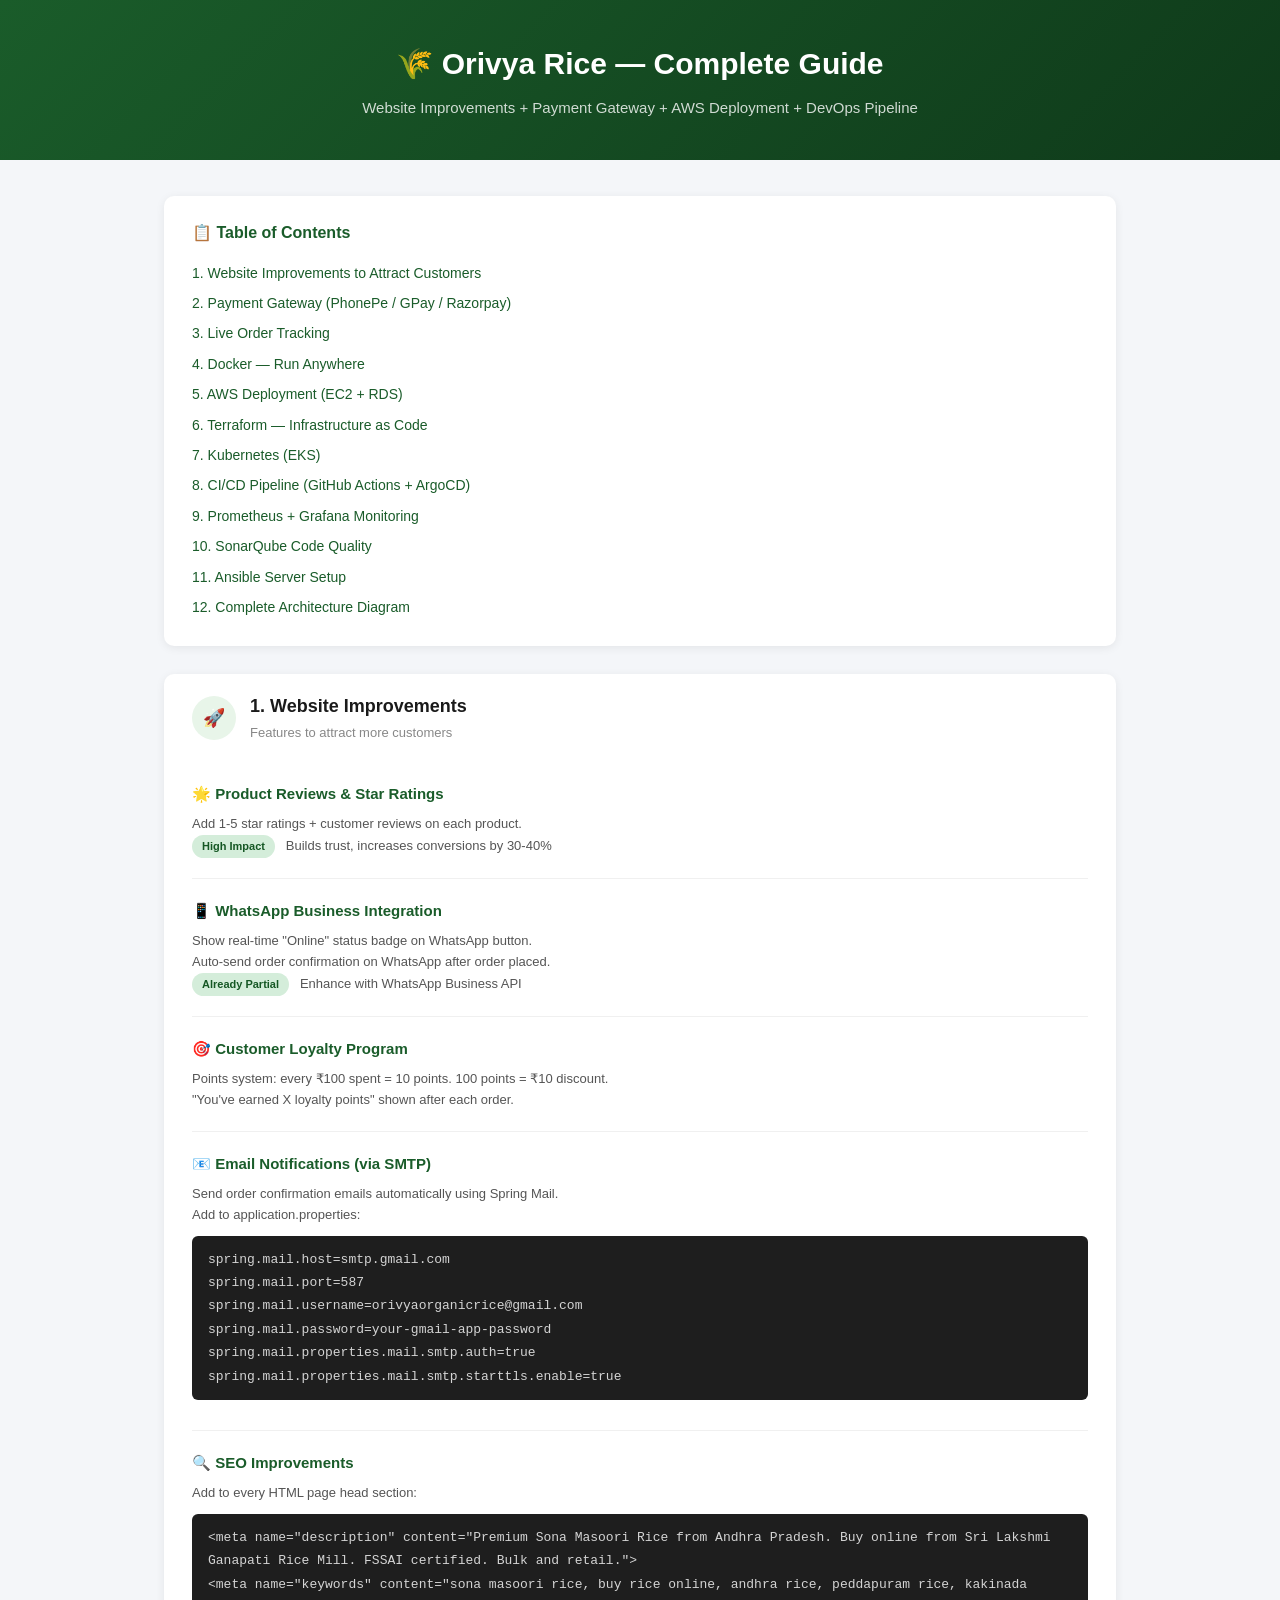
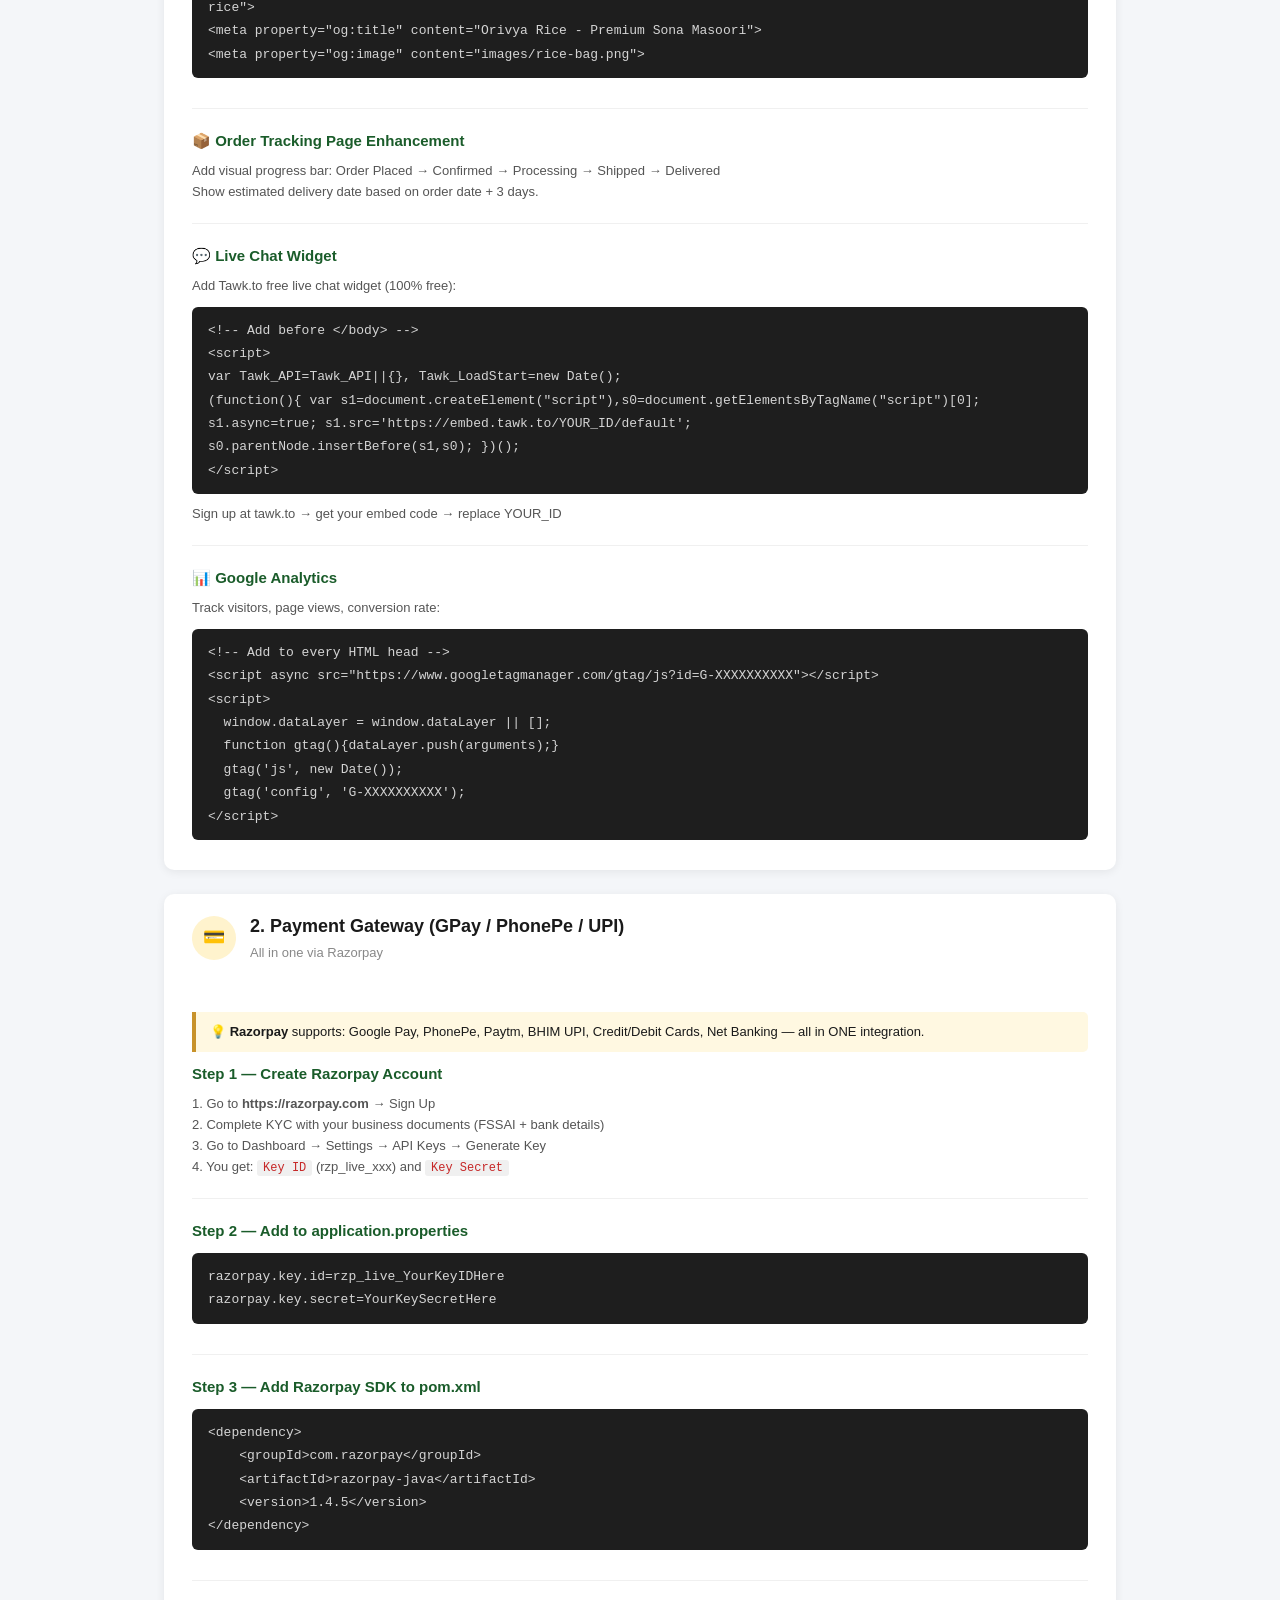
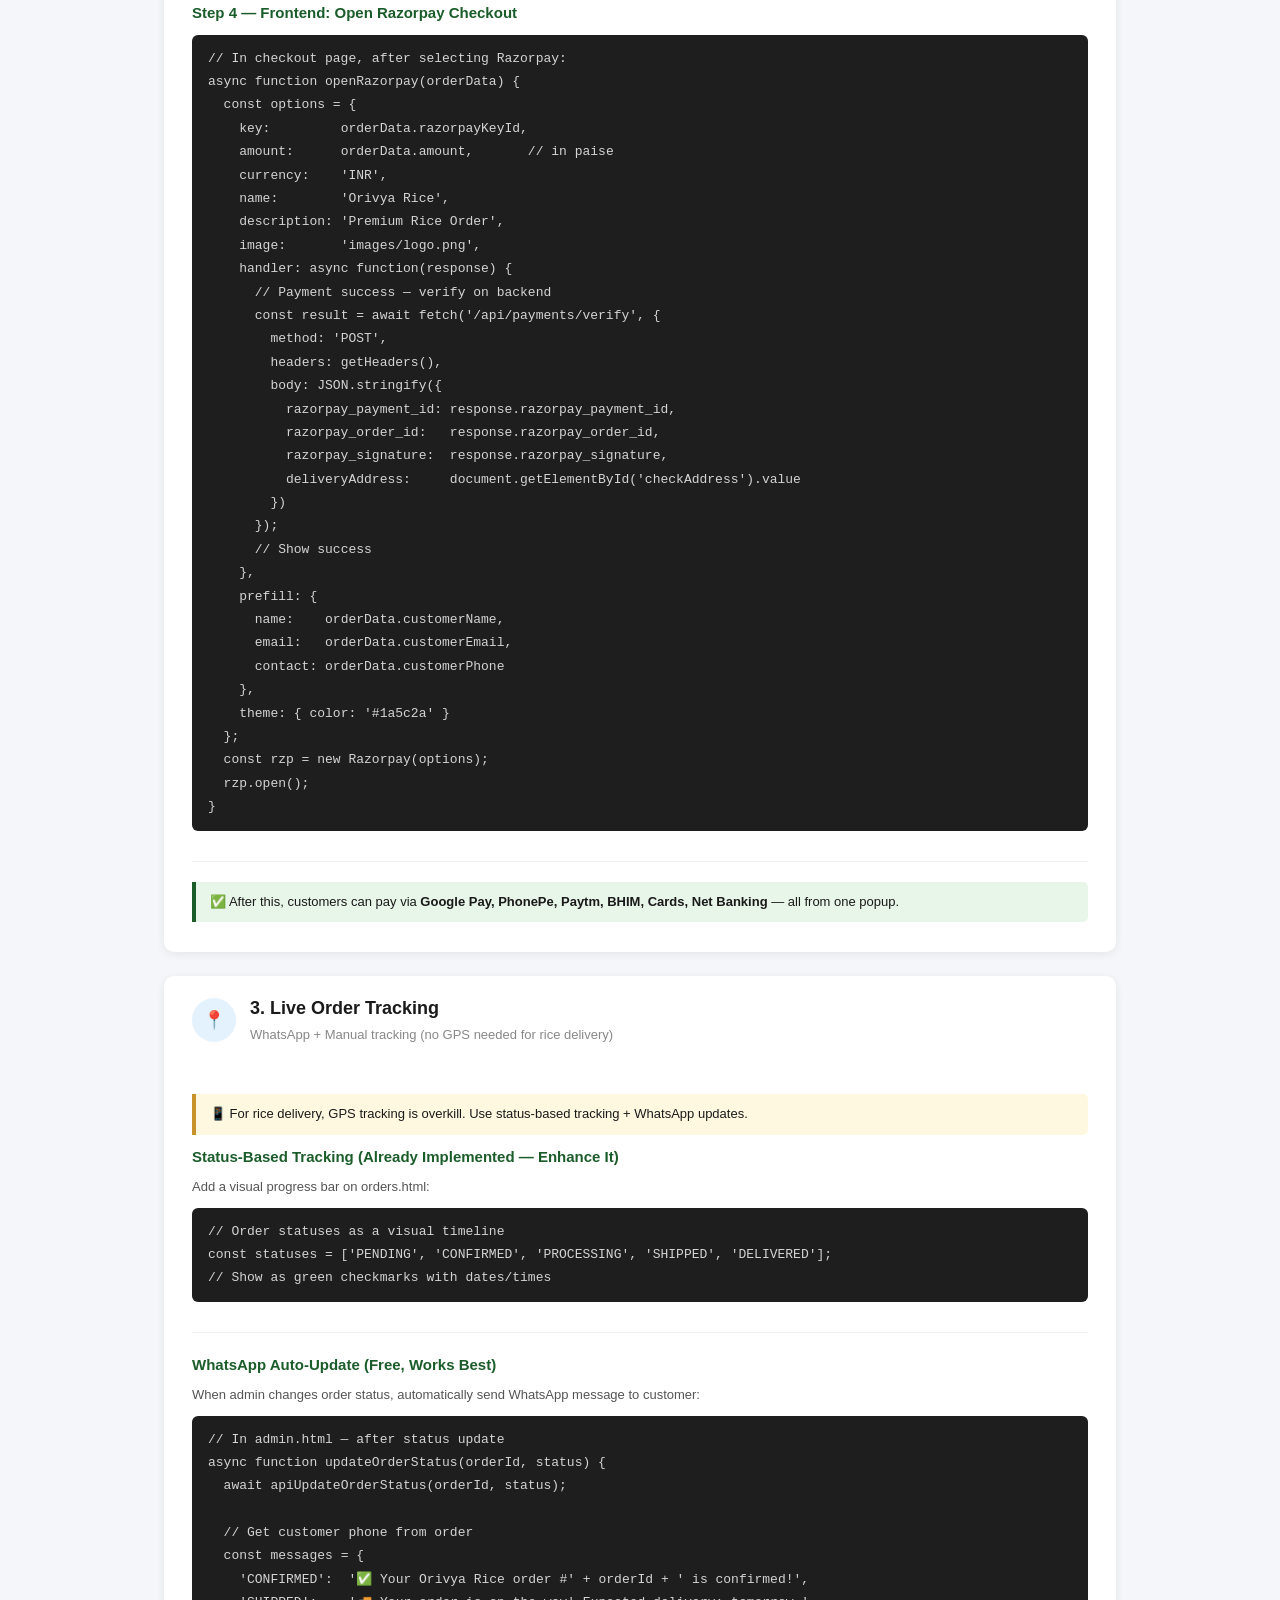
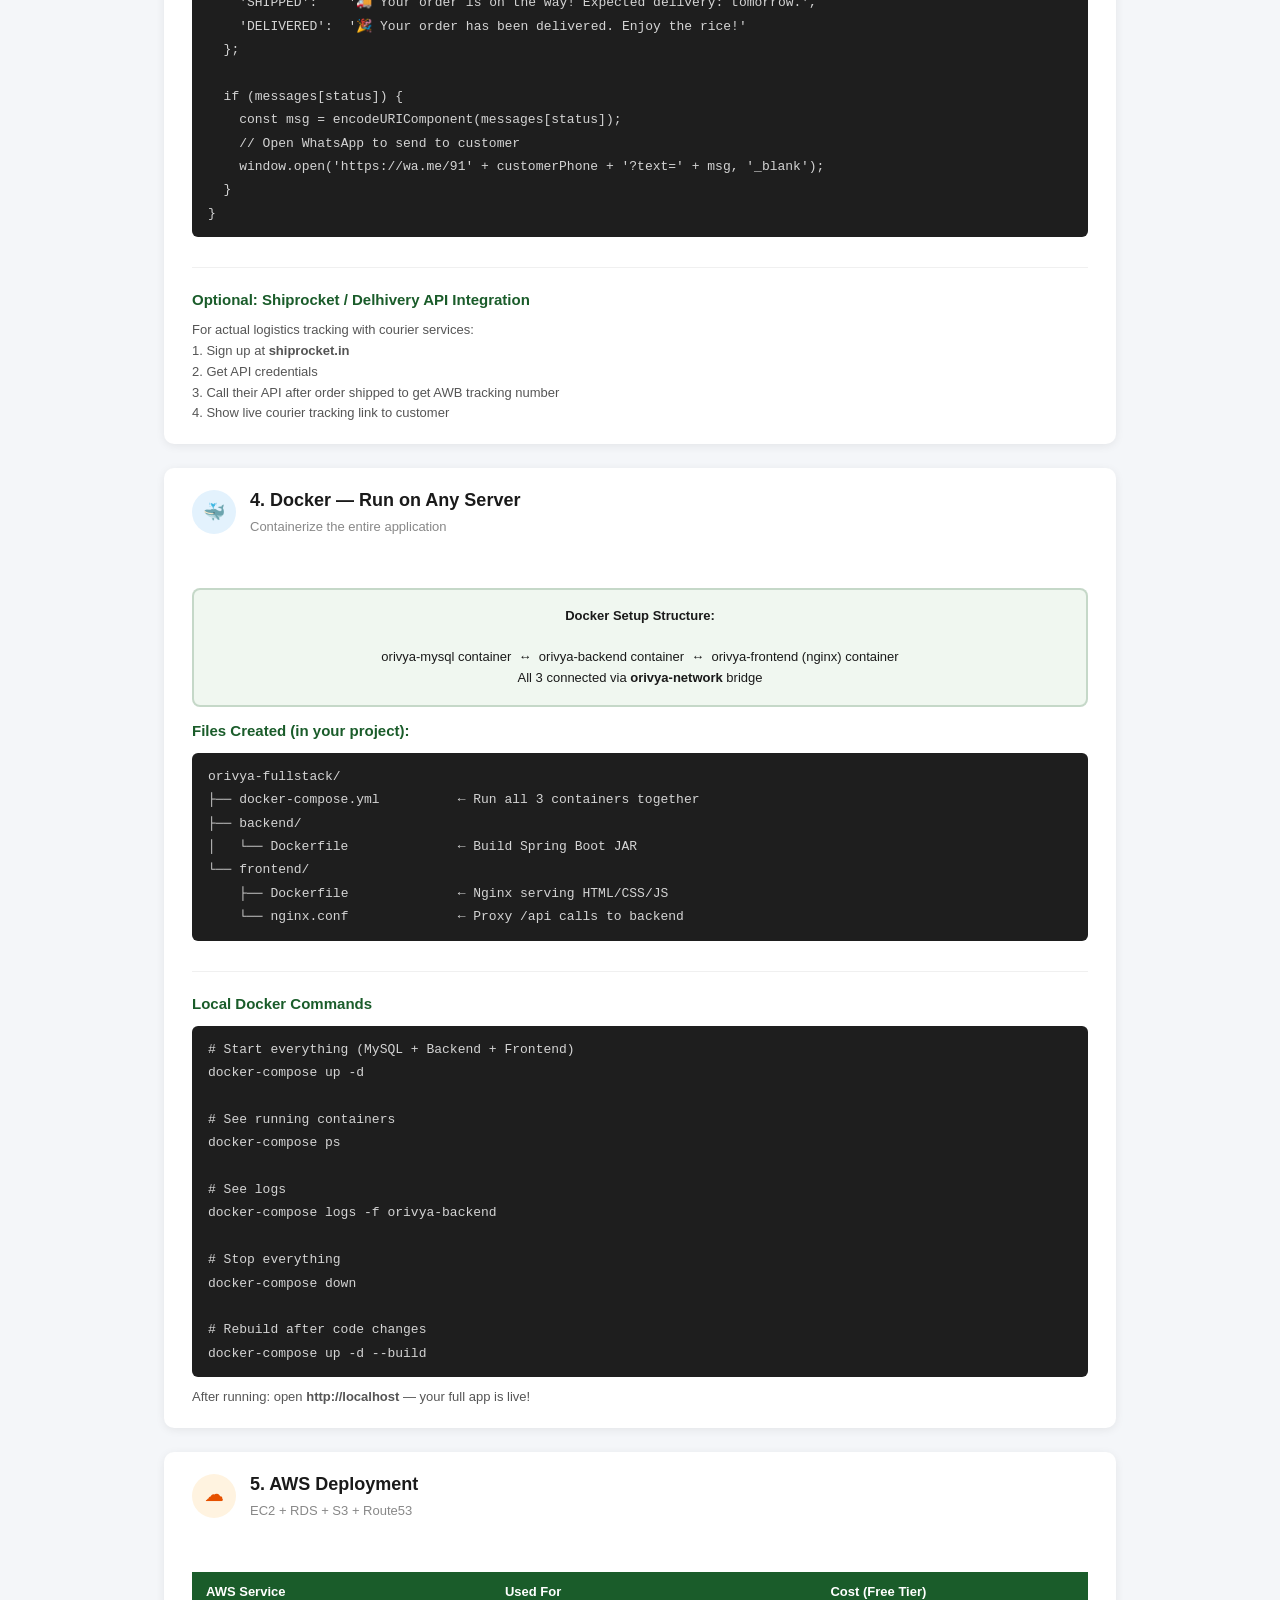
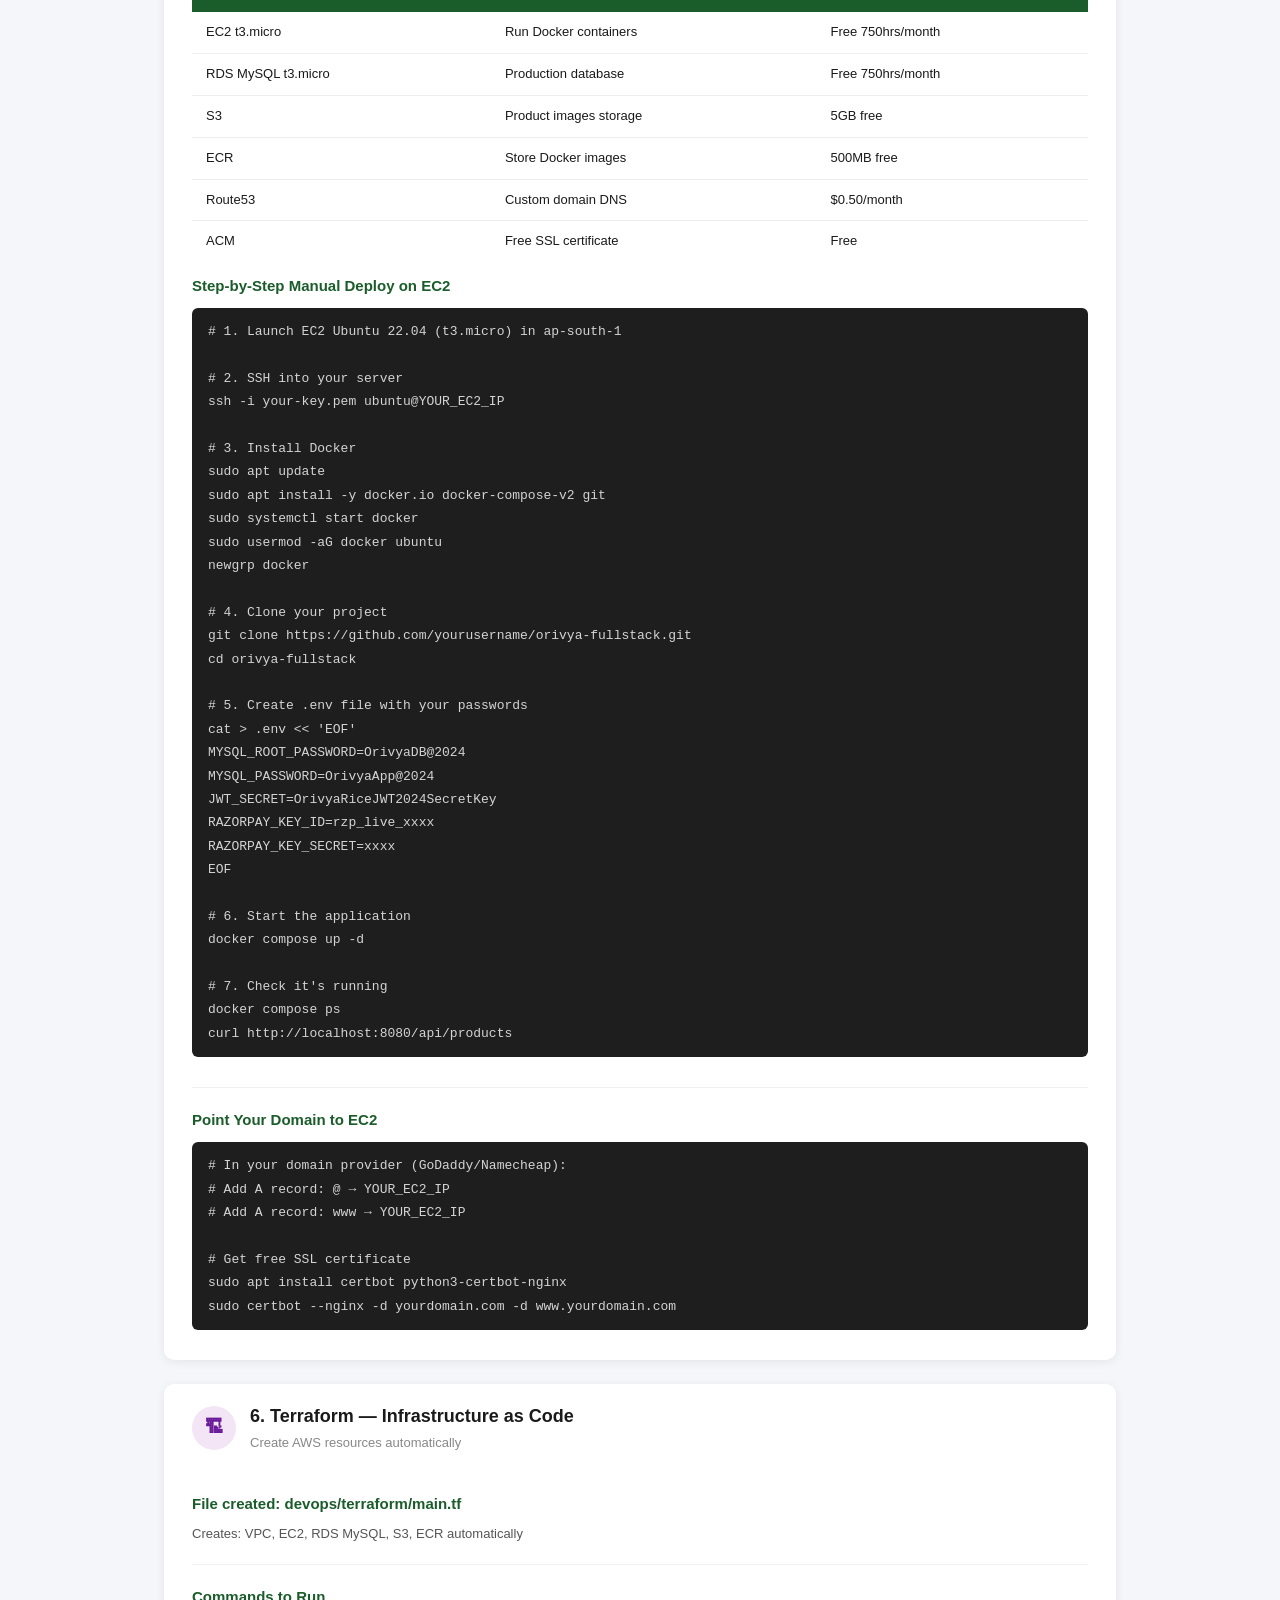
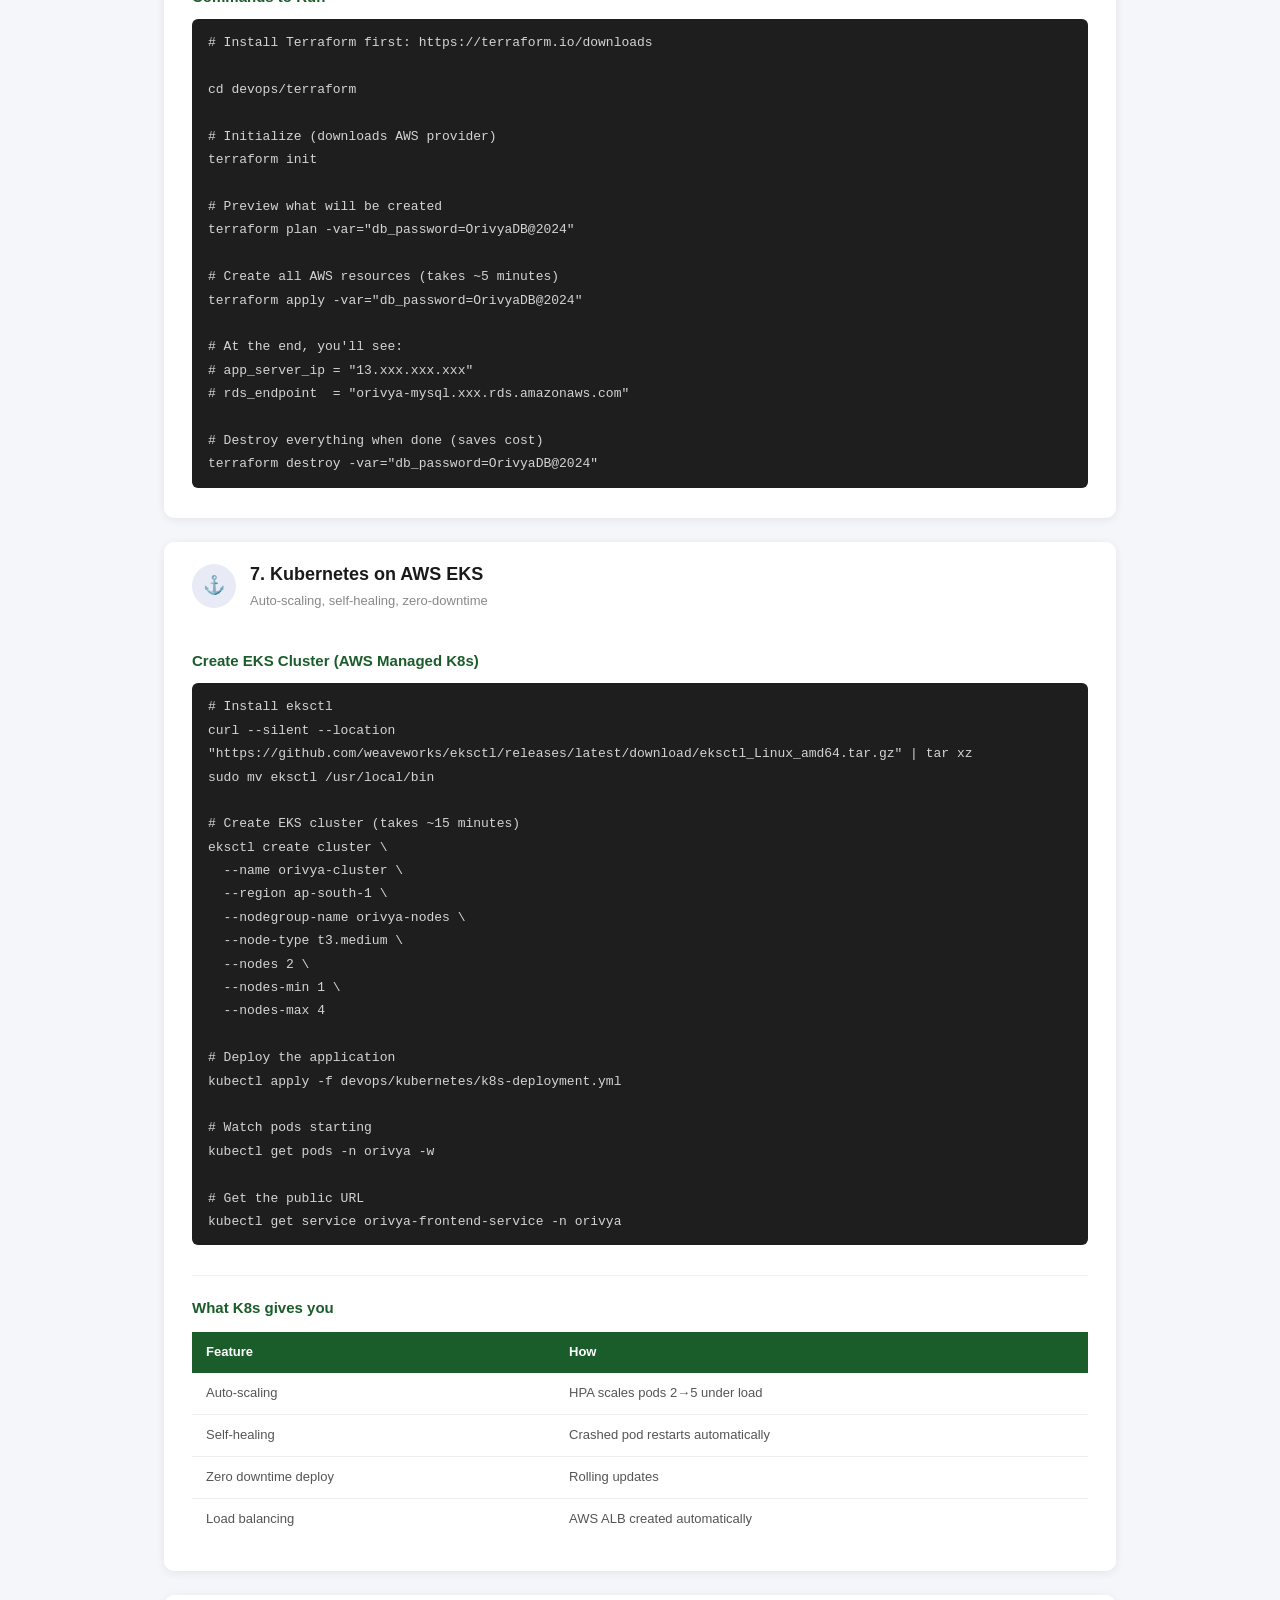
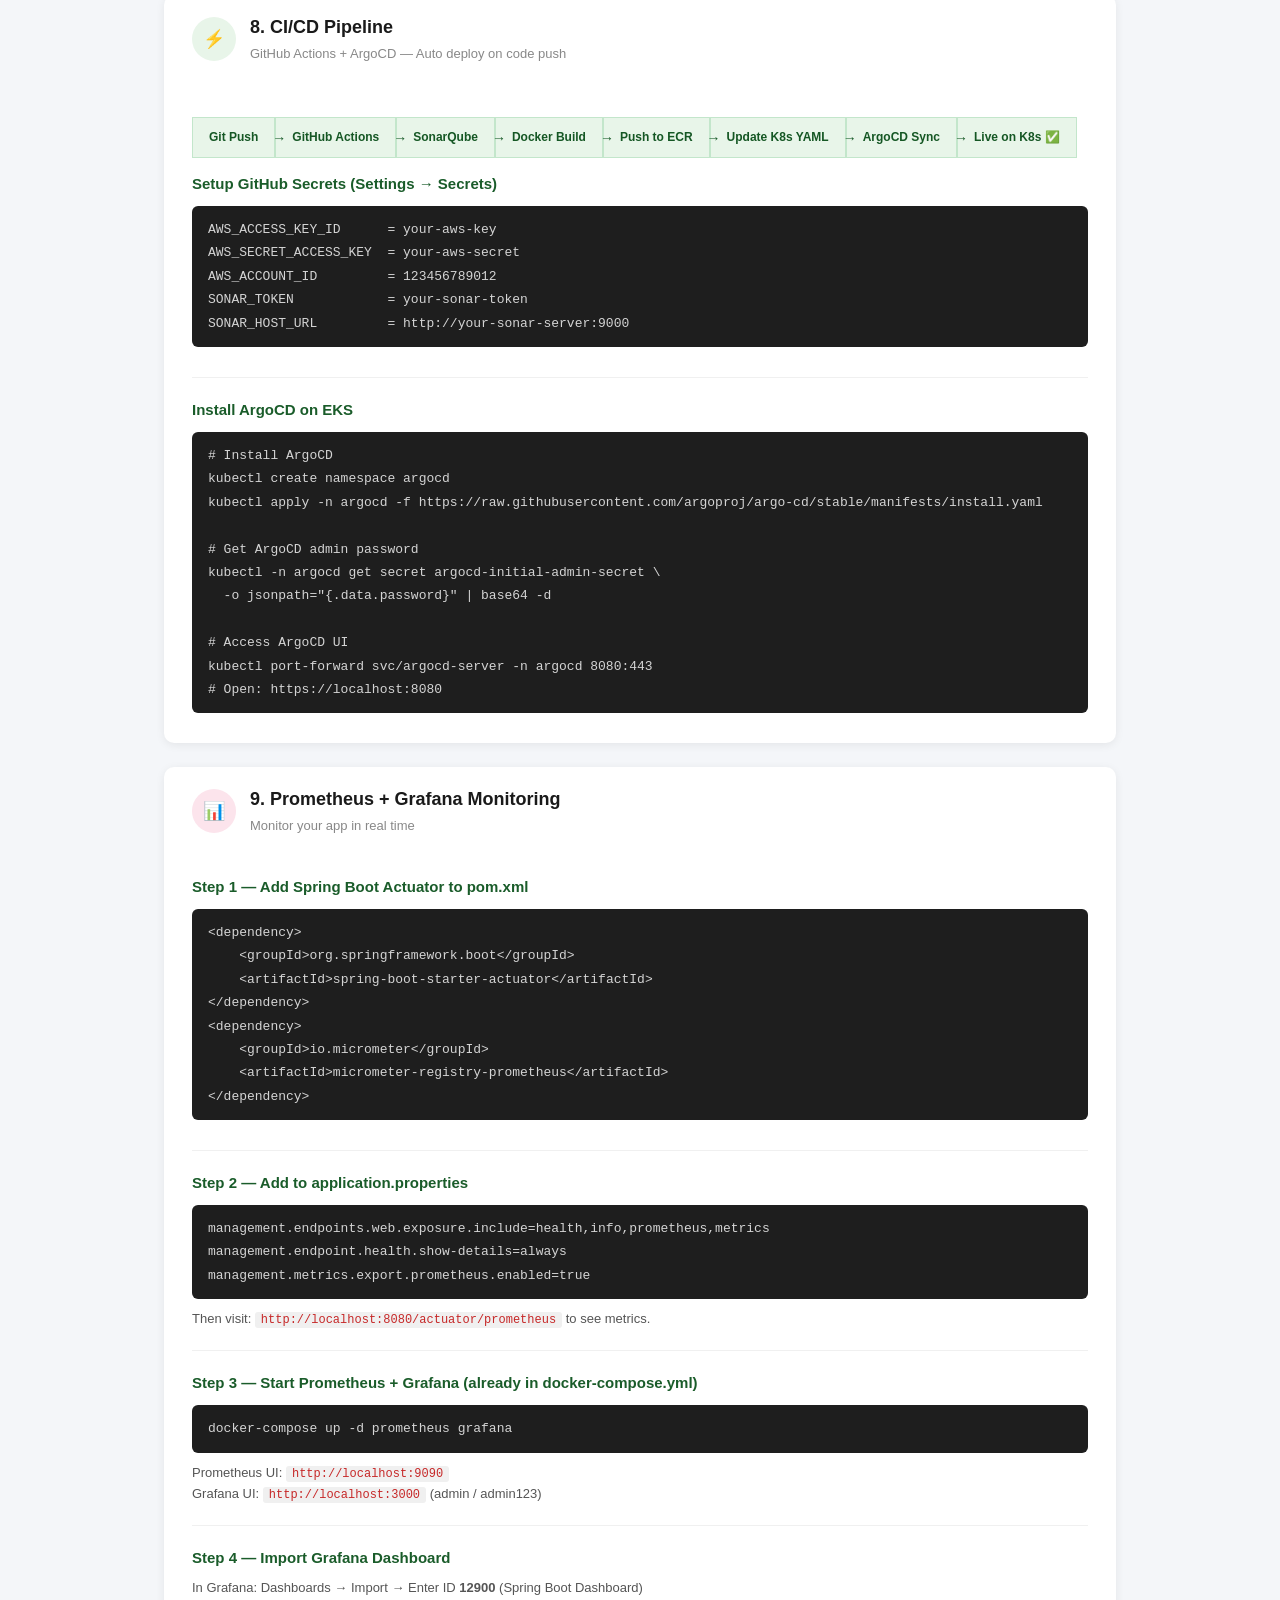
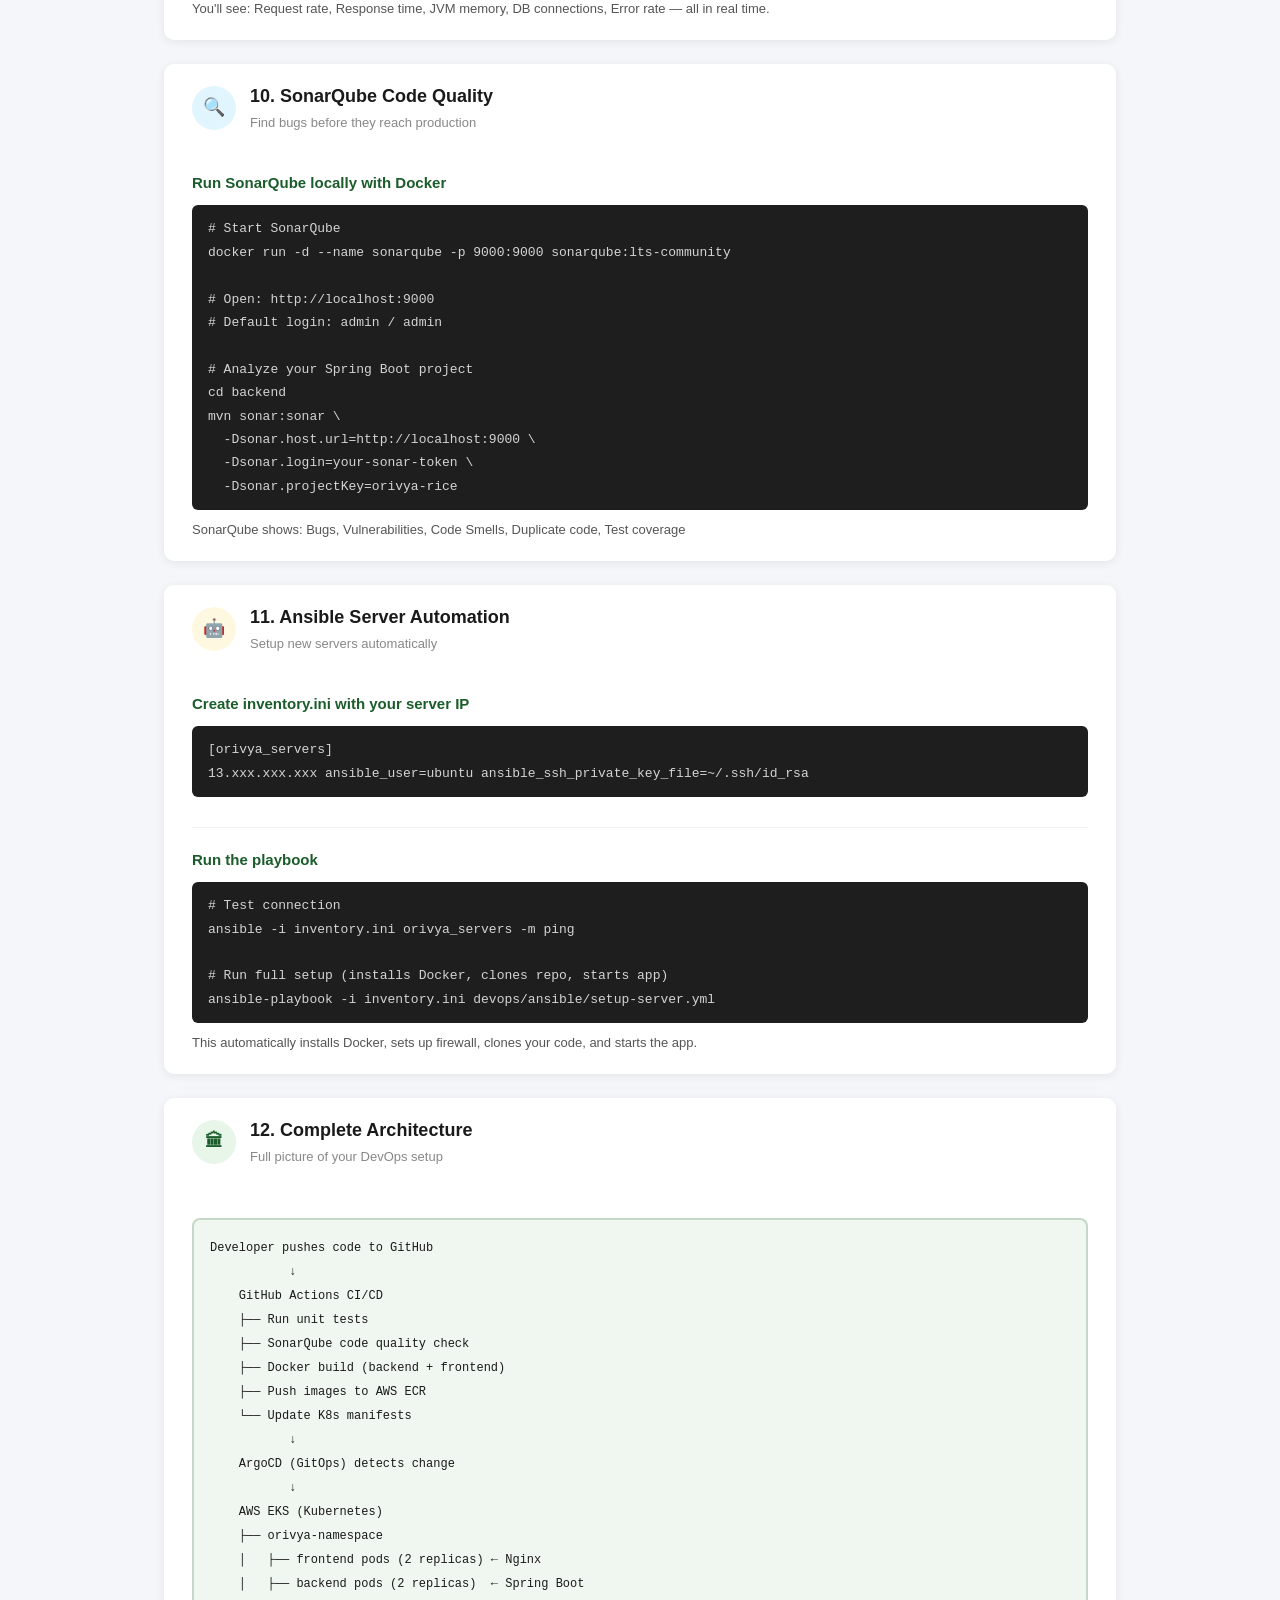
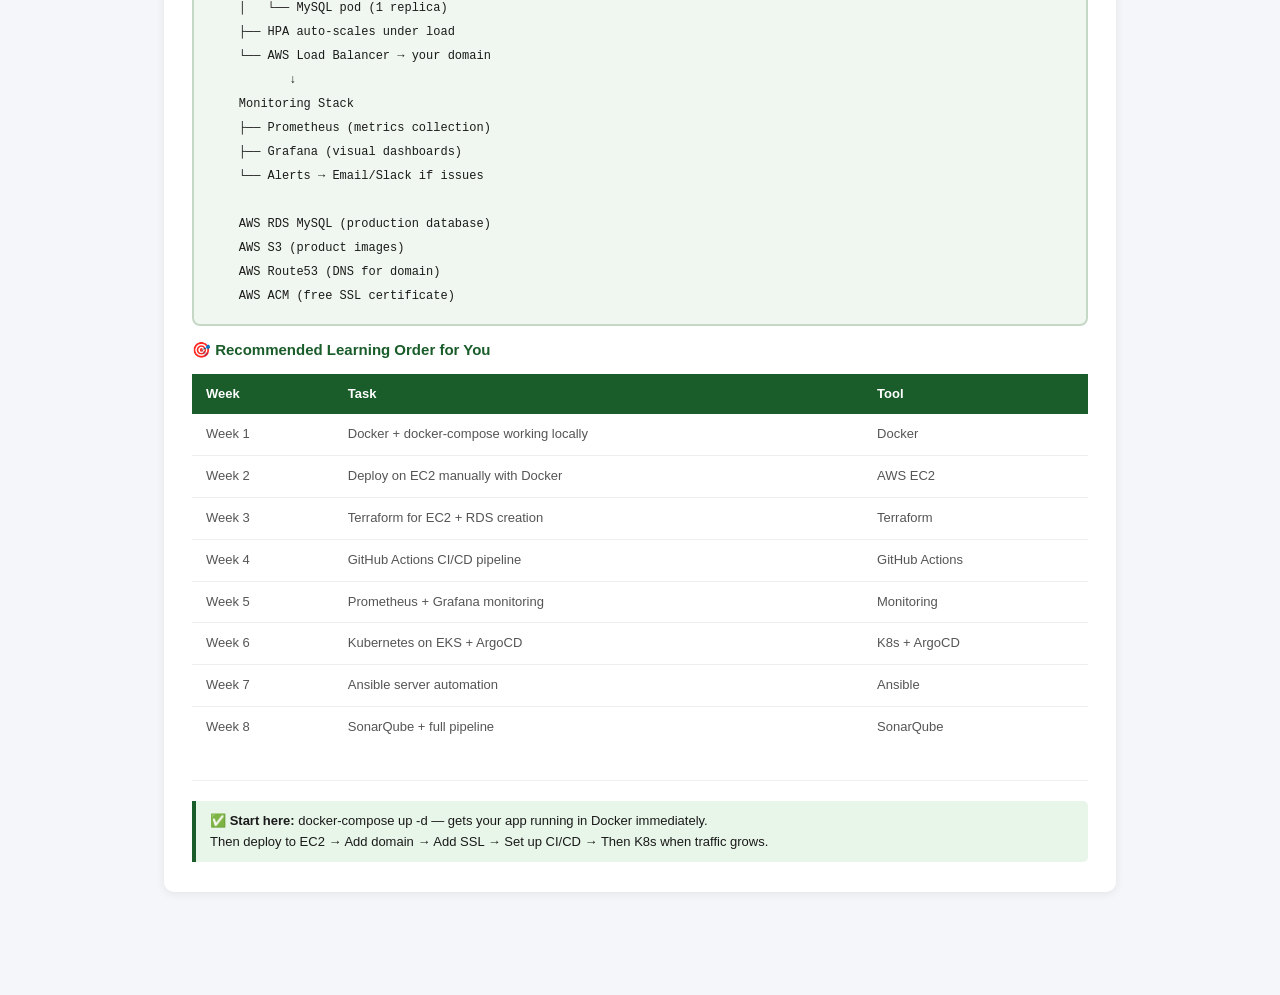
<file: DEPLOYMENT-GUIDE.html>
<!DOCTYPE html>
<html lang="en">
<head>
<meta charset="UTF-8"/>
<meta name="viewport" content="width=device-width,initial-scale=1.0"/>
<title>Orivya Rice – Complete Deployment & Improvement Guide</title>
<style>
*{margin:0;padding:0;box-sizing:border-box}
body{font-family:'Segoe UI',sans-serif;background:#f4f6f9;color:#1a1a1a;line-height:1.6}
.header{background:linear-gradient(135deg,#1a5c2a,#0f3a1a);color:white;padding:40px 60px;text-align:center}
.header h1{font-size:30px;margin-bottom:8px}
.header p{opacity:.8;font-size:15px}
.container{max-width:1000px;margin:0 auto;padding:36px 24px 80px}
.toc{background:white;border-radius:10px;padding:24px 28px;margin-bottom:28px;box-shadow:0 2px 10px rgba(0,0,0,.07)}
.toc h3{color:#1a5c2a;margin-bottom:12px;font-size:16px}
.toc a{display:block;color:#1a5c2a;text-decoration:none;padding:4px 0;font-size:14px}
.toc a:hover{text-decoration:underline}
.card{background:white;border-radius:10px;margin-bottom:24px;overflow:hidden;box-shadow:0 2px 10px rgba(0,0,0,.07)}
.card-header{padding:18px 28px;display:flex;align-items:center;gap:14px}
.card-num{width:44px;height:44px;border-radius:50%;display:flex;align-items:center;justify-content:center;font-size:18px;flex-shrink:0;font-weight:900}
.card-header h2{font-size:18px;font-weight:700}
.card-header .sub{font-size:13px;color:#888;margin-top:2px}
.card-body{padding:20px 28px}
code{background:#1e1e1e;color:#d4d4d4;padding:12px 16px;border-radius:6px;display:block;font-family:'Courier New',monospace;font-size:13px;margin:10px 0;white-space:pre-wrap;line-height:1.8}
.ic{background:#f0f0f0;color:#c62828;padding:1px 6px;border-radius:3px;font-family:monospace;font-size:12px}
.note{background:#fff8e1;border-left:4px solid #c8922a;padding:10px 14px;border-radius:0 5px 5px 0;font-size:13px;margin:10px 0}
.success{background:#e8f5e9;border-left:4px solid #1a5c2a;padding:10px 14px;border-radius:0 5px 5px 0;font-size:13px;margin:10px 0}
.step{margin-bottom:20px;padding-bottom:20px;border-bottom:1px solid #f0f0f0}
.step:last-child{border-bottom:none;margin-bottom:0;padding-bottom:0}
.step-title{font-weight:700;color:#1a5c2a;margin-bottom:8px;font-size:15px}
.step-body{font-size:13px;color:#555}
table{width:100%;border-collapse:collapse;font-size:13px;margin:12px 0}
th{background:#1a5c2a;color:white;padding:10px 14px;text-align:left}
td{padding:10px 14px;border-bottom:1px solid #eee}
tr:last-child td{border-bottom:none}
.badge{display:inline-block;padding:3px 10px;border-radius:12px;font-size:11px;font-weight:700}
.green{background:#d4edda;color:#155724}
.orange{background:#fff3cd;color:#856404}
.blue{background:#cce5ff;color:#004085}
.pipeline{display:flex;gap:0;margin:14px 0;flex-wrap:wrap}
.pipe-step{background:#e8f5e9;border:1px solid #c3e6cb;padding:10px 16px;font-size:12px;font-weight:700;color:#155724;position:relative}
.pipe-step::after{content:'→';position:absolute;right:-12px;top:50%;transform:translateY(-50%);color:#1a5c2a;font-size:14px;z-index:1}
.pipe-step:last-child::after{display:none}
.arch-box{background:#f0f7f0;border:2px solid rgba(26,92,42,0.2);border-radius:8px;padding:16px;margin:12px 0;text-align:center;font-size:13px}
</style>
</head>
<body>

<div class="header">
  <h1>🌾 Orivya Rice — Complete Guide</h1>
  <p>Website Improvements + Payment Gateway + AWS Deployment + DevOps Pipeline</p>
</div>

<div class="container">

<!-- TOC -->
<div class="toc">
  <h3>📋 Table of Contents</h3>
  <a href="#improvements">1. Website Improvements to Attract Customers</a>
  <a href="#payment">2. Payment Gateway (PhonePe / GPay / Razorpay)</a>
  <a href="#tracking">3. Live Order Tracking</a>
  <a href="#docker">4. Docker — Run Anywhere</a>
  <a href="#aws">5. AWS Deployment (EC2 + RDS)</a>
  <a href="#terraform">6. Terraform — Infrastructure as Code</a>
  <a href="#kubernetes">7. Kubernetes (EKS)</a>
  <a href="#cicd">8. CI/CD Pipeline (GitHub Actions + ArgoCD)</a>
  <a href="#monitoring">9. Prometheus + Grafana Monitoring</a>
  <a href="#sonarqube">10. SonarQube Code Quality</a>
  <a href="#ansible">11. Ansible Server Setup</a>
  <a href="#complete">12. Complete Architecture Diagram</a>
</div>


<!-- PART 1: IMPROVEMENTS -->
<div class="card" id="improvements">
  <div class="card-header">
    <div class="card-num" style="background:#e8f5e9;color:#1a5c2a">🚀</div>
    <div><h2>1. Website Improvements</h2><div class="sub">Features to attract more customers</div></div>
  </div>
  <div class="card-body">

    <div class="step">
      <div class="step-title">🌟 Product Reviews & Star Ratings</div>
      <div class="step-body">
        Add 1-5 star ratings + customer reviews on each product.<br>
        <span class="badge green">High Impact</span> &nbsp; Builds trust, increases conversions by 30-40%
      </div>
    </div>

    <div class="step">
      <div class="step-title">📱 WhatsApp Business Integration</div>
      <div class="step-body">
        Show real-time "Online" status badge on WhatsApp button.<br>
        Auto-send order confirmation on WhatsApp after order placed.<br>
        <span class="badge green">Already Partial</span> &nbsp; Enhance with WhatsApp Business API
      </div>
    </div>

    <div class="step">
      <div class="step-title">🎯 Customer Loyalty Program</div>
      <div class="step-body">
        Points system: every ₹100 spent = 10 points. 100 points = ₹10 discount.<br>
        "You've earned X loyalty points" shown after each order.
      </div>
    </div>

    <div class="step">
      <div class="step-title">📧 Email Notifications (via SMTP)</div>
      <div class="step-body">
        Send order confirmation emails automatically using Spring Mail.<br>
        Add to application.properties:
        <code>spring.mail.host=smtp.gmail.com
spring.mail.port=587
spring.mail.username=orivyaorganicrice@gmail.com
spring.mail.password=your-gmail-app-password
spring.mail.properties.mail.smtp.auth=true
spring.mail.properties.mail.smtp.starttls.enable=true</code>
      </div>
    </div>

    <div class="step">
      <div class="step-title">🔍 SEO Improvements</div>
      <div class="step-body">
        Add to every HTML page head section:
        <code>&lt;meta name="description" content="Premium Sona Masoori Rice from Andhra Pradesh. Buy online from Sri Lakshmi Ganapati Rice Mill. FSSAI certified. Bulk and retail."&gt;
&lt;meta name="keywords" content="sona masoori rice, buy rice online, andhra rice, peddapuram rice, kakinada rice"&gt;
&lt;meta property="og:title" content="Orivya Rice - Premium Sona Masoori"&gt;
&lt;meta property="og:image" content="images/rice-bag.png"&gt;</code>
      </div>
    </div>

    <div class="step">
      <div class="step-title">📦 Order Tracking Page Enhancement</div>
      <div class="step-body">
        Add visual progress bar: Order Placed → Confirmed → Processing → Shipped → Delivered<br>
        Show estimated delivery date based on order date + 3 days.
      </div>
    </div>

    <div class="step">
      <div class="step-title">💬 Live Chat Widget</div>
      <div class="step-body">
        Add Tawk.to free live chat widget (100% free):
        <code>&lt;!-- Add before &lt;/body&gt; --&gt;
&lt;script&gt;
var Tawk_API=Tawk_API||{}, Tawk_LoadStart=new Date();
(function(){ var s1=document.createElement("script"),s0=document.getElementsByTagName("script")[0];
s1.async=true; s1.src='https://embed.tawk.to/YOUR_ID/default';
s0.parentNode.insertBefore(s1,s0); })();
&lt;/script&gt;</code>
        Sign up at tawk.to → get your embed code → replace YOUR_ID
      </div>
    </div>

    <div class="step">
      <div class="step-title">📊 Google Analytics</div>
      <div class="step-body">
        Track visitors, page views, conversion rate:
        <code>&lt;!-- Add to every HTML head --&gt;
&lt;script async src="https://www.googletagmanager.com/gtag/js?id=G-XXXXXXXXXX"&gt;&lt;/script&gt;
&lt;script&gt;
  window.dataLayer = window.dataLayer || [];
  function gtag(){dataLayer.push(arguments);}
  gtag('js', new Date());
  gtag('config', 'G-XXXXXXXXXX');
&lt;/script&gt;</code>
      </div>
    </div>

  </div>
</div>


<!-- PART 2: PAYMENT -->
<div class="card" id="payment">
  <div class="card-header">
    <div class="card-num" style="background:#fff3cd;color:#856404">💳</div>
    <div><h2>2. Payment Gateway (GPay / PhonePe / UPI)</h2><div class="sub">All in one via Razorpay</div></div>
  </div>
  <div class="card-body">

    <div class="note">💡 <strong>Razorpay</strong> supports: Google Pay, PhonePe, Paytm, BHIM UPI, Credit/Debit Cards, Net Banking — all in ONE integration.</div>

    <div class="step">
      <div class="step-title">Step 1 — Create Razorpay Account</div>
      <div class="step-body">
        1. Go to <strong>https://razorpay.com</strong> → Sign Up<br>
        2. Complete KYC with your business documents (FSSAI + bank details)<br>
        3. Go to Dashboard → Settings → API Keys → Generate Key<br>
        4. You get: <span class="ic">Key ID</span> (rzp_live_xxx) and <span class="ic">Key Secret</span>
      </div>
    </div>

    <div class="step">
      <div class="step-title">Step 2 — Add to application.properties</div>
      <div class="step-body">
        <code>razorpay.key.id=rzp_live_YourKeyIDHere
razorpay.key.secret=YourKeySecretHere</code>
      </div>
    </div>

    <div class="step">
      <div class="step-title">Step 3 — Add Razorpay SDK to pom.xml</div>
      <div class="step-body">
        <code>&lt;dependency&gt;
    &lt;groupId&gt;com.razorpay&lt;/groupId&gt;
    &lt;artifactId&gt;razorpay-java&lt;/artifactId&gt;
    &lt;version&gt;1.4.5&lt;/version&gt;
&lt;/dependency&gt;</code>
      </div>
    </div>

    <div class="step">
      <div class="step-title">Step 4 — Frontend: Open Razorpay Checkout</div>
      <div class="step-body">
        <code>// In checkout page, after selecting Razorpay:
async function openRazorpay(orderData) {
  const options = {
    key:         orderData.razorpayKeyId,
    amount:      orderData.amount,       // in paise
    currency:    'INR',
    name:        'Orivya Rice',
    description: 'Premium Rice Order',
    image:       'images/logo.png',
    handler: async function(response) {
      // Payment success — verify on backend
      const result = await fetch('/api/payments/verify', {
        method: 'POST',
        headers: getHeaders(),
        body: JSON.stringify({
          razorpay_payment_id: response.razorpay_payment_id,
          razorpay_order_id:   response.razorpay_order_id,
          razorpay_signature:  response.razorpay_signature,
          deliveryAddress:     document.getElementById('checkAddress').value
        })
      });
      // Show success
    },
    prefill: {
      name:    orderData.customerName,
      email:   orderData.customerEmail,
      contact: orderData.customerPhone
    },
    theme: { color: '#1a5c2a' }
  };
  const rzp = new Razorpay(options);
  rzp.open();
}</code>
      </div>
    </div>

    <div class="success">
      ✅ After this, customers can pay via <strong>Google Pay, PhonePe, Paytm, BHIM, Cards, Net Banking</strong> — all from one popup.
    </div>

  </div>
</div>


<!-- PART 3: ORDER TRACKING -->
<div class="card" id="tracking">
  <div class="card-header">
    <div class="card-num" style="background:#e3f2fd;color:#1565c0">📍</div>
    <div><h2>3. Live Order Tracking</h2><div class="sub">WhatsApp + Manual tracking (no GPS needed for rice delivery)</div></div>
  </div>
  <div class="card-body">

    <div class="note">📱 For rice delivery, GPS tracking is overkill. Use status-based tracking + WhatsApp updates.</div>

    <div class="step">
      <div class="step-title">Status-Based Tracking (Already Implemented — Enhance It)</div>
      <div class="step-body">
        Add a visual progress bar on orders.html:
        <code>// Order statuses as a visual timeline
const statuses = ['PENDING', 'CONFIRMED', 'PROCESSING', 'SHIPPED', 'DELIVERED'];
// Show as green checkmarks with dates/times</code>
      </div>
    </div>

    <div class="step">
      <div class="step-title">WhatsApp Auto-Update (Free, Works Best)</div>
      <div class="step-body">
        When admin changes order status, automatically send WhatsApp message to customer:
        <code>// In admin.html — after status update
async function updateOrderStatus(orderId, status) {
  await apiUpdateOrderStatus(orderId, status);

  // Get customer phone from order
  const messages = {
    'CONFIRMED':  '✅ Your Orivya Rice order #' + orderId + ' is confirmed!',
    'SHIPPED':    '🚚 Your order is on the way! Expected delivery: tomorrow.',
    'DELIVERED':  '🎉 Your order has been delivered. Enjoy the rice!'
  };

  if (messages[status]) {
    const msg = encodeURIComponent(messages[status]);
    // Open WhatsApp to send to customer
    window.open('https://wa.me/91' + customerPhone + '?text=' + msg, '_blank');
  }
}</code>
      </div>
    </div>

    <div class="step">
      <div class="step-title">Optional: Shiprocket / Delhivery API Integration</div>
      <div class="step-body">
        For actual logistics tracking with courier services:<br>
        1. Sign up at <strong>shiprocket.in</strong><br>
        2. Get API credentials<br>
        3. Call their API after order shipped to get AWB tracking number<br>
        4. Show live courier tracking link to customer
      </div>
    </div>

  </div>
</div>


<!-- PART 4: DOCKER -->
<div class="card" id="docker">
  <div class="card-header">
    <div class="card-num" style="background:#e3f2fd;color:#0d47a1">🐳</div>
    <div><h2>4. Docker — Run on Any Server</h2><div class="sub">Containerize the entire application</div></div>
  </div>
  <div class="card-body">

    <div class="arch-box">
      <strong>Docker Setup Structure:</strong><br><br>
      orivya-mysql container &nbsp;↔&nbsp; orivya-backend container &nbsp;↔&nbsp; orivya-frontend (nginx) container<br>
      All 3 connected via <strong>orivya-network</strong> bridge
    </div>

    <div class="step">
      <div class="step-title">Files Created (in your project):</div>
      <div class="step-body">
        <code>orivya-fullstack/
├── docker-compose.yml          ← Run all 3 containers together
├── backend/
│   └── Dockerfile              ← Build Spring Boot JAR
└── frontend/
    ├── Dockerfile              ← Nginx serving HTML/CSS/JS
    └── nginx.conf              ← Proxy /api calls to backend</code>
      </div>
    </div>

    <div class="step">
      <div class="step-title">Local Docker Commands</div>
      <div class="step-body">
        <code># Start everything (MySQL + Backend + Frontend)
docker-compose up -d

# See running containers
docker-compose ps

# See logs
docker-compose logs -f orivya-backend

# Stop everything
docker-compose down

# Rebuild after code changes
docker-compose up -d --build</code>
        After running: open <strong>http://localhost</strong> — your full app is live!
      </div>
    </div>

  </div>
</div>


<!-- PART 5: AWS -->
<div class="card" id="aws">
  <div class="card-header">
    <div class="card-num" style="background:#fff3e0;color:#e65100">☁</div>
    <div><h2>5. AWS Deployment</h2><div class="sub">EC2 + RDS + S3 + Route53</div></div>
  </div>
  <div class="card-body">

    <table>
      <thead><tr><th>AWS Service</th><th>Used For</th><th>Cost (Free Tier)</th></tr></thead>
      <tbody>
        <tr><td>EC2 t3.micro</td><td>Run Docker containers</td><td>Free 750hrs/month</td></tr>
        <tr><td>RDS MySQL t3.micro</td><td>Production database</td><td>Free 750hrs/month</td></tr>
        <tr><td>S3</td><td>Product images storage</td><td>5GB free</td></tr>
        <tr><td>ECR</td><td>Store Docker images</td><td>500MB free</td></tr>
        <tr><td>Route53</td><td>Custom domain DNS</td><td>$0.50/month</td></tr>
        <tr><td>ACM</td><td>Free SSL certificate</td><td>Free</td></tr>
      </tbody>
    </table>

    <div class="step">
      <div class="step-title">Step-by-Step Manual Deploy on EC2</div>
      <div class="step-body">
        <code># 1. Launch EC2 Ubuntu 22.04 (t3.micro) in ap-south-1

# 2. SSH into your server
ssh -i your-key.pem ubuntu@YOUR_EC2_IP

# 3. Install Docker
sudo apt update
sudo apt install -y docker.io docker-compose-v2 git
sudo systemctl start docker
sudo usermod -aG docker ubuntu
newgrp docker

# 4. Clone your project
git clone https://github.com/yourusername/orivya-fullstack.git
cd orivya-fullstack

# 5. Create .env file with your passwords
cat > .env << 'EOF'
MYSQL_ROOT_PASSWORD=OrivyaDB@2024
MYSQL_PASSWORD=OrivyaApp@2024
JWT_SECRET=OrivyaRiceJWT2024SecretKey
RAZORPAY_KEY_ID=rzp_live_xxxx
RAZORPAY_KEY_SECRET=xxxx
EOF

# 6. Start the application
docker compose up -d

# 7. Check it's running
docker compose ps
curl http://localhost:8080/api/products</code>
      </div>
    </div>

    <div class="step">
      <div class="step-title">Point Your Domain to EC2</div>
      <div class="step-body">
        <code># In your domain provider (GoDaddy/Namecheap):
# Add A record: @ → YOUR_EC2_IP
# Add A record: www → YOUR_EC2_IP

# Get free SSL certificate
sudo apt install certbot python3-certbot-nginx
sudo certbot --nginx -d yourdomain.com -d www.yourdomain.com</code>
      </div>
    </div>

  </div>
</div>


<!-- PART 6: TERRAFORM -->
<div class="card" id="terraform">
  <div class="card-header">
    <div class="card-num" style="background:#f3e5f5;color:#6a1b9a">🏗</div>
    <div><h2>6. Terraform — Infrastructure as Code</h2><div class="sub">Create AWS resources automatically</div></div>
  </div>
  <div class="card-body">
    <div class="step">
      <div class="step-title">File created: devops/terraform/main.tf</div>
      <div class="step-body">Creates: VPC, EC2, RDS MySQL, S3, ECR automatically</div>
    </div>
    <div class="step">
      <div class="step-title">Commands to Run</div>
      <div class="step-body">
        <code># Install Terraform first: https://terraform.io/downloads

cd devops/terraform

# Initialize (downloads AWS provider)
terraform init

# Preview what will be created
terraform plan -var="db_password=OrivyaDB@2024"

# Create all AWS resources (takes ~5 minutes)
terraform apply -var="db_password=OrivyaDB@2024"

# At the end, you'll see:
# app_server_ip = "13.xxx.xxx.xxx"
# rds_endpoint  = "orivya-mysql.xxx.rds.amazonaws.com"

# Destroy everything when done (saves cost)
terraform destroy -var="db_password=OrivyaDB@2024"</code>
      </div>
    </div>
  </div>
</div>


<!-- PART 7: KUBERNETES -->
<div class="card" id="kubernetes">
  <div class="card-header">
    <div class="card-num" style="background:#e8eaf6;color:#283593">⚓</div>
    <div><h2>7. Kubernetes on AWS EKS</h2><div class="sub">Auto-scaling, self-healing, zero-downtime</div></div>
  </div>
  <div class="card-body">
    <div class="step">
      <div class="step-title">Create EKS Cluster (AWS Managed K8s)</div>
      <div class="step-body">
        <code># Install eksctl
curl --silent --location "https://github.com/weaveworks/eksctl/releases/latest/download/eksctl_Linux_amd64.tar.gz" | tar xz
sudo mv eksctl /usr/local/bin

# Create EKS cluster (takes ~15 minutes)
eksctl create cluster \
  --name orivya-cluster \
  --region ap-south-1 \
  --nodegroup-name orivya-nodes \
  --node-type t3.medium \
  --nodes 2 \
  --nodes-min 1 \
  --nodes-max 4

# Deploy the application
kubectl apply -f devops/kubernetes/k8s-deployment.yml

# Watch pods starting
kubectl get pods -n orivya -w

# Get the public URL
kubectl get service orivya-frontend-service -n orivya</code>
      </div>
    </div>
    <div class="step">
      <div class="step-title">What K8s gives you</div>
      <div class="step-body">
        <table>
          <tr><th>Feature</th><th>How</th></tr>
          <tr><td>Auto-scaling</td><td>HPA scales pods 2→5 under load</td></tr>
          <tr><td>Self-healing</td><td>Crashed pod restarts automatically</td></tr>
          <tr><td>Zero downtime deploy</td><td>Rolling updates</td></tr>
          <tr><td>Load balancing</td><td>AWS ALB created automatically</td></tr>
        </table>
      </div>
    </div>
  </div>
</div>


<!-- PART 8: CICD -->
<div class="card" id="cicd">
  <div class="card-header">
    <div class="card-num" style="background:#e8f5e9;color:#1a5c2a">⚡</div>
    <div><h2>8. CI/CD Pipeline</h2><div class="sub">GitHub Actions + ArgoCD — Auto deploy on code push</div></div>
  </div>
  <div class="card-body">
    <div class="pipeline">
      <div class="pipe-step">Git Push</div>
      <div class="pipe-step">GitHub Actions</div>
      <div class="pipe-step">SonarQube</div>
      <div class="pipe-step">Docker Build</div>
      <div class="pipe-step">Push to ECR</div>
      <div class="pipe-step">Update K8s YAML</div>
      <div class="pipe-step">ArgoCD Sync</div>
      <div class="pipe-step">Live on K8s ✅</div>
    </div>

    <div class="step">
      <div class="step-title">Setup GitHub Secrets (Settings → Secrets)</div>
      <div class="step-body">
        <code>AWS_ACCESS_KEY_ID      = your-aws-key
AWS_SECRET_ACCESS_KEY  = your-aws-secret
AWS_ACCOUNT_ID         = 123456789012
SONAR_TOKEN            = your-sonar-token
SONAR_HOST_URL         = http://your-sonar-server:9000</code>
      </div>
    </div>

    <div class="step">
      <div class="step-title">Install ArgoCD on EKS</div>
      <div class="step-body">
        <code># Install ArgoCD
kubectl create namespace argocd
kubectl apply -n argocd -f https://raw.githubusercontent.com/argoproj/argo-cd/stable/manifests/install.yaml

# Get ArgoCD admin password
kubectl -n argocd get secret argocd-initial-admin-secret \
  -o jsonpath="{.data.password}" | base64 -d

# Access ArgoCD UI
kubectl port-forward svc/argocd-server -n argocd 8080:443
# Open: https://localhost:8080</code>
      </div>
    </div>
  </div>
</div>


<!-- PART 9: MONITORING -->
<div class="card" id="monitoring">
  <div class="card-header">
    <div class="card-num" style="background:#fce4ec;color:#880e4f">📊</div>
    <div><h2>9. Prometheus + Grafana Monitoring</h2><div class="sub">Monitor your app in real time</div></div>
  </div>
  <div class="card-body">

    <div class="step">
      <div class="step-title">Step 1 — Add Spring Boot Actuator to pom.xml</div>
      <div class="step-body">
        <code>&lt;dependency&gt;
    &lt;groupId&gt;org.springframework.boot&lt;/groupId&gt;
    &lt;artifactId&gt;spring-boot-starter-actuator&lt;/artifactId&gt;
&lt;/dependency&gt;
&lt;dependency&gt;
    &lt;groupId&gt;io.micrometer&lt;/groupId&gt;
    &lt;artifactId&gt;micrometer-registry-prometheus&lt;/artifactId&gt;
&lt;/dependency&gt;</code>
      </div>
    </div>

    <div class="step">
      <div class="step-title">Step 2 — Add to application.properties</div>
      <div class="step-body">
        <code>management.endpoints.web.exposure.include=health,info,prometheus,metrics
management.endpoint.health.show-details=always
management.metrics.export.prometheus.enabled=true</code>
        Then visit: <span class="ic">http://localhost:8080/actuator/prometheus</span> to see metrics.
      </div>
    </div>

    <div class="step">
      <div class="step-title">Step 3 — Start Prometheus + Grafana (already in docker-compose.yml)</div>
      <div class="step-body">
        <code>docker-compose up -d prometheus grafana</code>
        Prometheus UI: <span class="ic">http://localhost:9090</span><br>
        Grafana UI:    <span class="ic">http://localhost:3000</span> (admin / admin123)
      </div>
    </div>

    <div class="step">
      <div class="step-title">Step 4 — Import Grafana Dashboard</div>
      <div class="step-body">
        In Grafana: Dashboards → Import → Enter ID <strong>12900</strong> (Spring Boot Dashboard)<br>
        You'll see: Request rate, Response time, JVM memory, DB connections, Error rate — all in real time.
      </div>
    </div>

  </div>
</div>


<!-- PART 10: SONARQUBE -->
<div class="card" id="sonarqube">
  <div class="card-header">
    <div class="card-num" style="background:#e1f5fe;color:#01579b">🔍</div>
    <div><h2>10. SonarQube Code Quality</h2><div class="sub">Find bugs before they reach production</div></div>
  </div>
  <div class="card-body">
    <div class="step">
      <div class="step-title">Run SonarQube locally with Docker</div>
      <div class="step-body">
        <code># Start SonarQube
docker run -d --name sonarqube -p 9000:9000 sonarqube:lts-community

# Open: http://localhost:9000
# Default login: admin / admin

# Analyze your Spring Boot project
cd backend
mvn sonar:sonar \
  -Dsonar.host.url=http://localhost:9000 \
  -Dsonar.login=your-sonar-token \
  -Dsonar.projectKey=orivya-rice</code>
        SonarQube shows: Bugs, Vulnerabilities, Code Smells, Duplicate code, Test coverage
      </div>
    </div>
  </div>
</div>


<!-- PART 11: ANSIBLE -->
<div class="card" id="ansible">
  <div class="card-header">
    <div class="card-num" style="background:#fff8e1;color:#f57f17">🤖</div>
    <div><h2>11. Ansible Server Automation</h2><div class="sub">Setup new servers automatically</div></div>
  </div>
  <div class="card-body">
    <div class="step">
      <div class="step-title">Create inventory.ini with your server IP</div>
      <div class="step-body">
        <code>[orivya_servers]
13.xxx.xxx.xxx ansible_user=ubuntu ansible_ssh_private_key_file=~/.ssh/id_rsa</code>
      </div>
    </div>
    <div class="step">
      <div class="step-title">Run the playbook</div>
      <div class="step-body">
        <code># Test connection
ansible -i inventory.ini orivya_servers -m ping

# Run full setup (installs Docker, clones repo, starts app)
ansible-playbook -i inventory.ini devops/ansible/setup-server.yml</code>
        This automatically installs Docker, sets up firewall, clones your code, and starts the app.
      </div>
    </div>
  </div>
</div>


<!-- COMPLETE ARCHITECTURE -->
<div class="card" id="complete">
  <div class="card-header">
    <div class="card-num" style="background:#e8f5e9;color:#1a5c2a">🏛</div>
    <div><h2>12. Complete Architecture</h2><div class="sub">Full picture of your DevOps setup</div></div>
  </div>
  <div class="card-body">
    <div class="arch-box" style="text-align:left;font-family:monospace;font-size:12px;line-height:2">
<pre>
Developer pushes code to GitHub
           ↓
    GitHub Actions CI/CD
    ├── Run unit tests
    ├── SonarQube code quality check
    ├── Docker build (backend + frontend)
    ├── Push images to AWS ECR
    └── Update K8s manifests
           ↓
    ArgoCD (GitOps) detects change
           ↓
    AWS EKS (Kubernetes)
    ├── orivya-namespace
    │   ├── frontend pods (2 replicas) ← Nginx
    │   ├── backend pods (2 replicas)  ← Spring Boot
    │   └── MySQL pod (1 replica)
    ├── HPA auto-scales under load
    └── AWS Load Balancer → your domain
           ↓
    Monitoring Stack
    ├── Prometheus (metrics collection)
    ├── Grafana (visual dashboards)
    └── Alerts → Email/Slack if issues

    AWS RDS MySQL (production database)
    AWS S3 (product images)
    AWS Route53 (DNS for domain)
    AWS ACM (free SSL certificate)
</pre>
    </div>

    <div class="step">
      <div class="step-title">🎯 Recommended Learning Order for You</div>
      <div class="step-body">
        <table>
          <tr><th>Week</th><th>Task</th><th>Tool</th></tr>
          <tr><td>Week 1</td><td>Docker + docker-compose working locally</td><td>Docker</td></tr>
          <tr><td>Week 2</td><td>Deploy on EC2 manually with Docker</td><td>AWS EC2</td></tr>
          <tr><td>Week 3</td><td>Terraform for EC2 + RDS creation</td><td>Terraform</td></tr>
          <tr><td>Week 4</td><td>GitHub Actions CI/CD pipeline</td><td>GitHub Actions</td></tr>
          <tr><td>Week 5</td><td>Prometheus + Grafana monitoring</td><td>Monitoring</td></tr>
          <tr><td>Week 6</td><td>Kubernetes on EKS + ArgoCD</td><td>K8s + ArgoCD</td></tr>
          <tr><td>Week 7</td><td>Ansible server automation</td><td>Ansible</td></tr>
          <tr><td>Week 8</td><td>SonarQube + full pipeline</td><td>SonarQube</td></tr>
        </table>
      </div>
    </div>

    <div class="success">
      ✅ <strong>Start here:</strong> docker-compose up -d — gets your app running in Docker immediately.<br>
      Then deploy to EC2 → Add domain → Add SSL → Set up CI/CD → Then K8s when traffic grows.
    </div>
  </div>
</div>

</div>
</body>
</html>
</file>
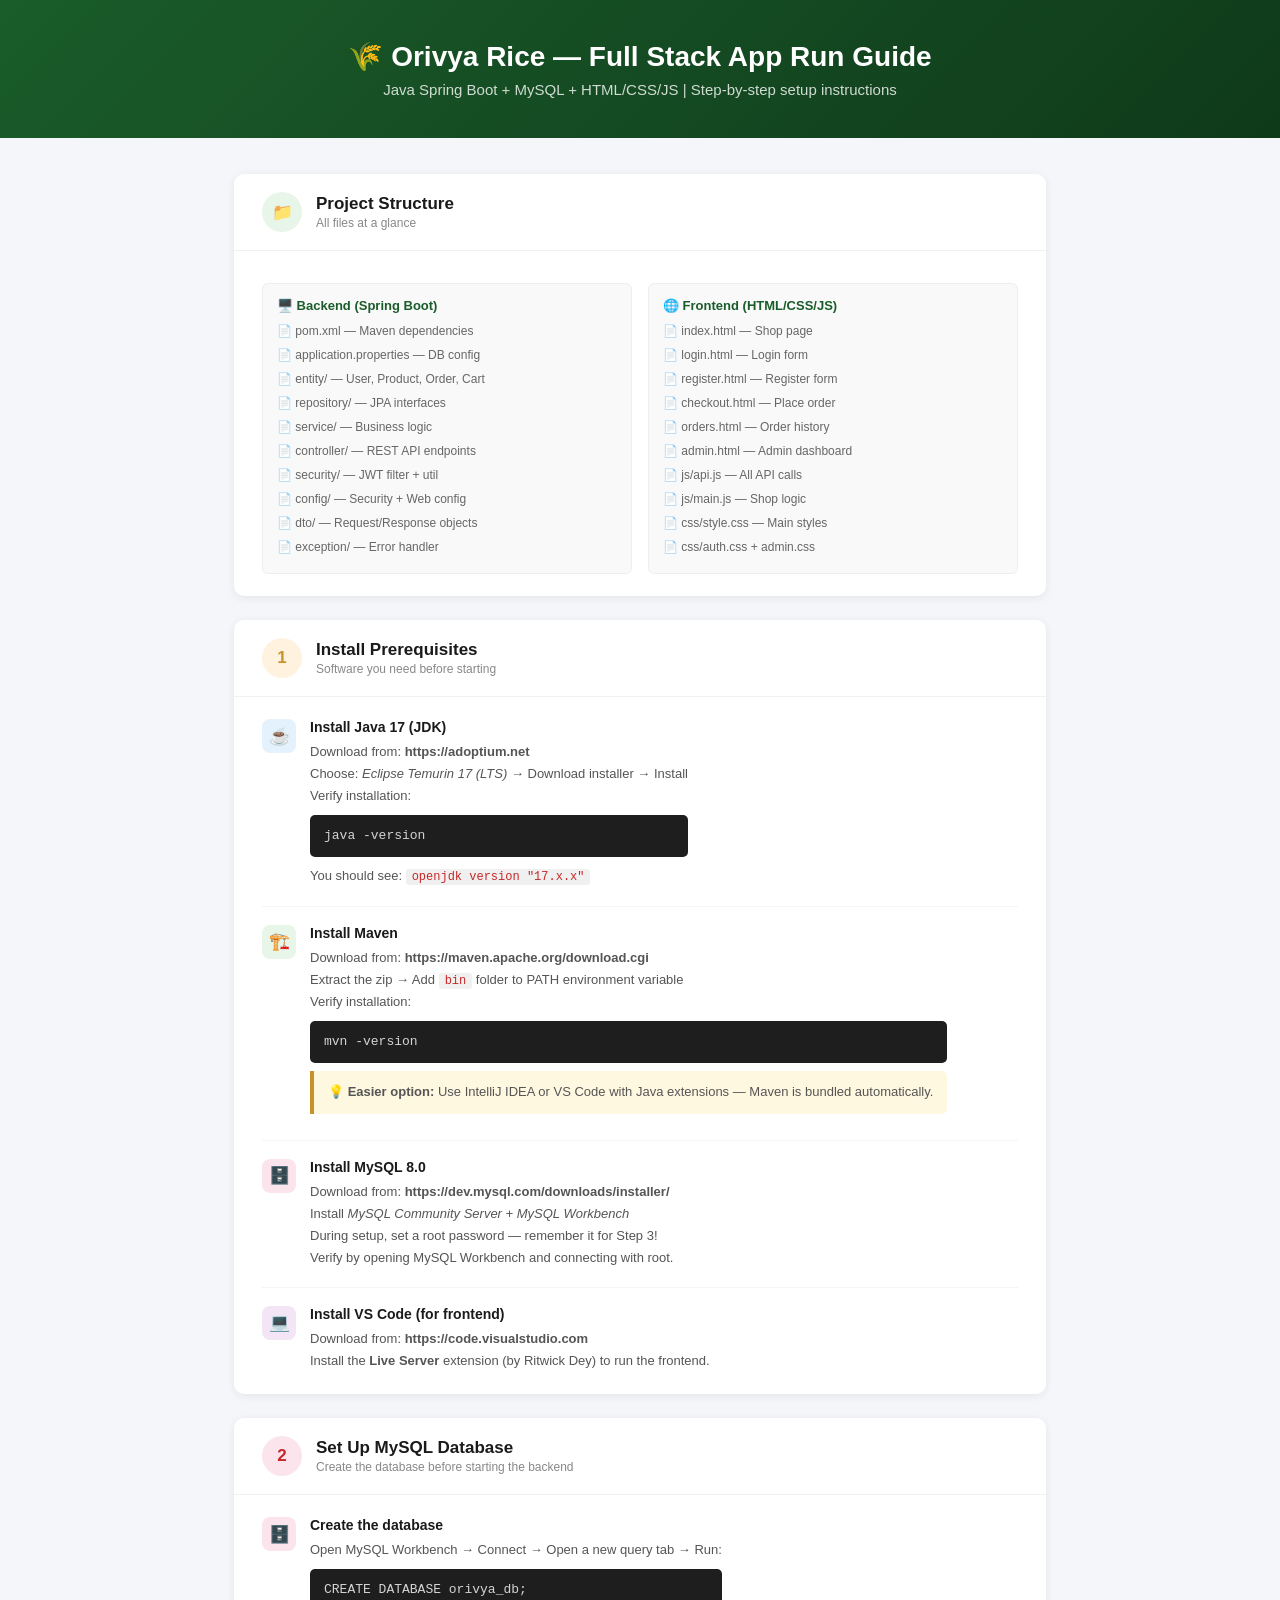
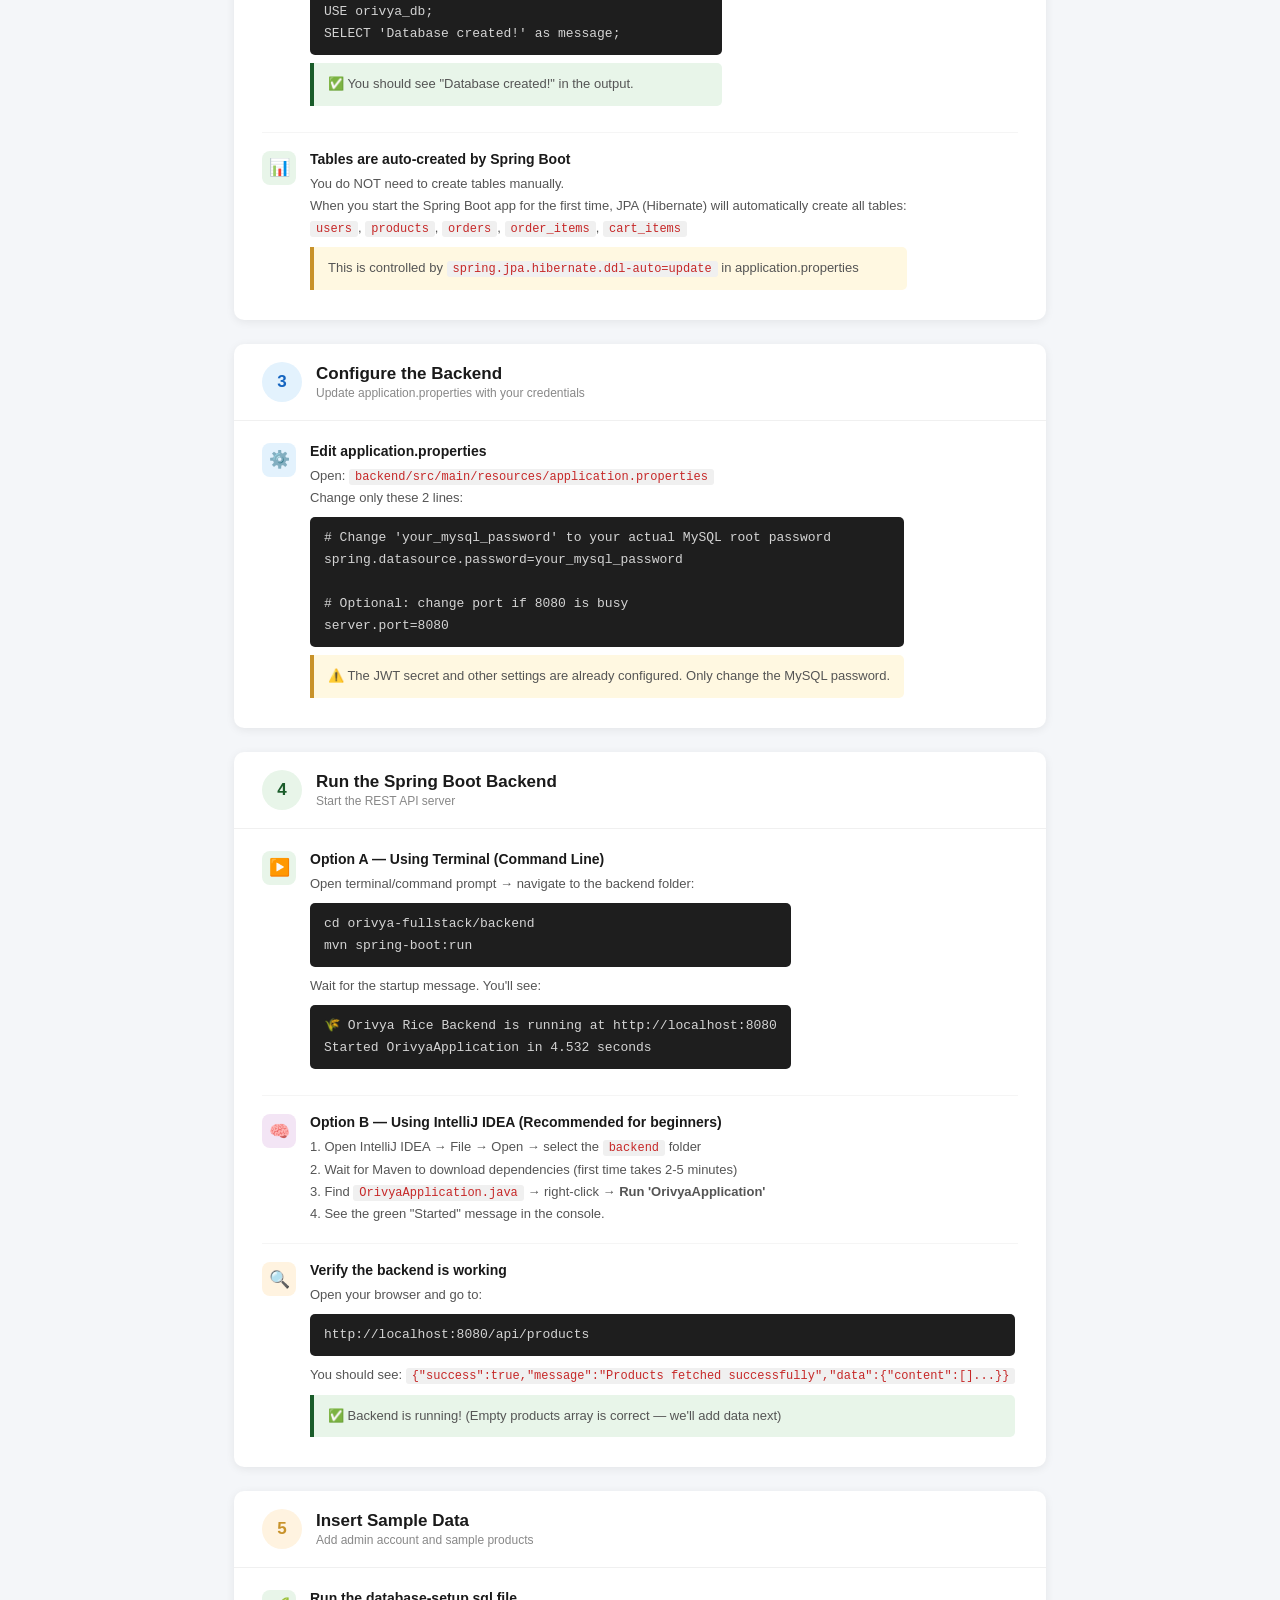
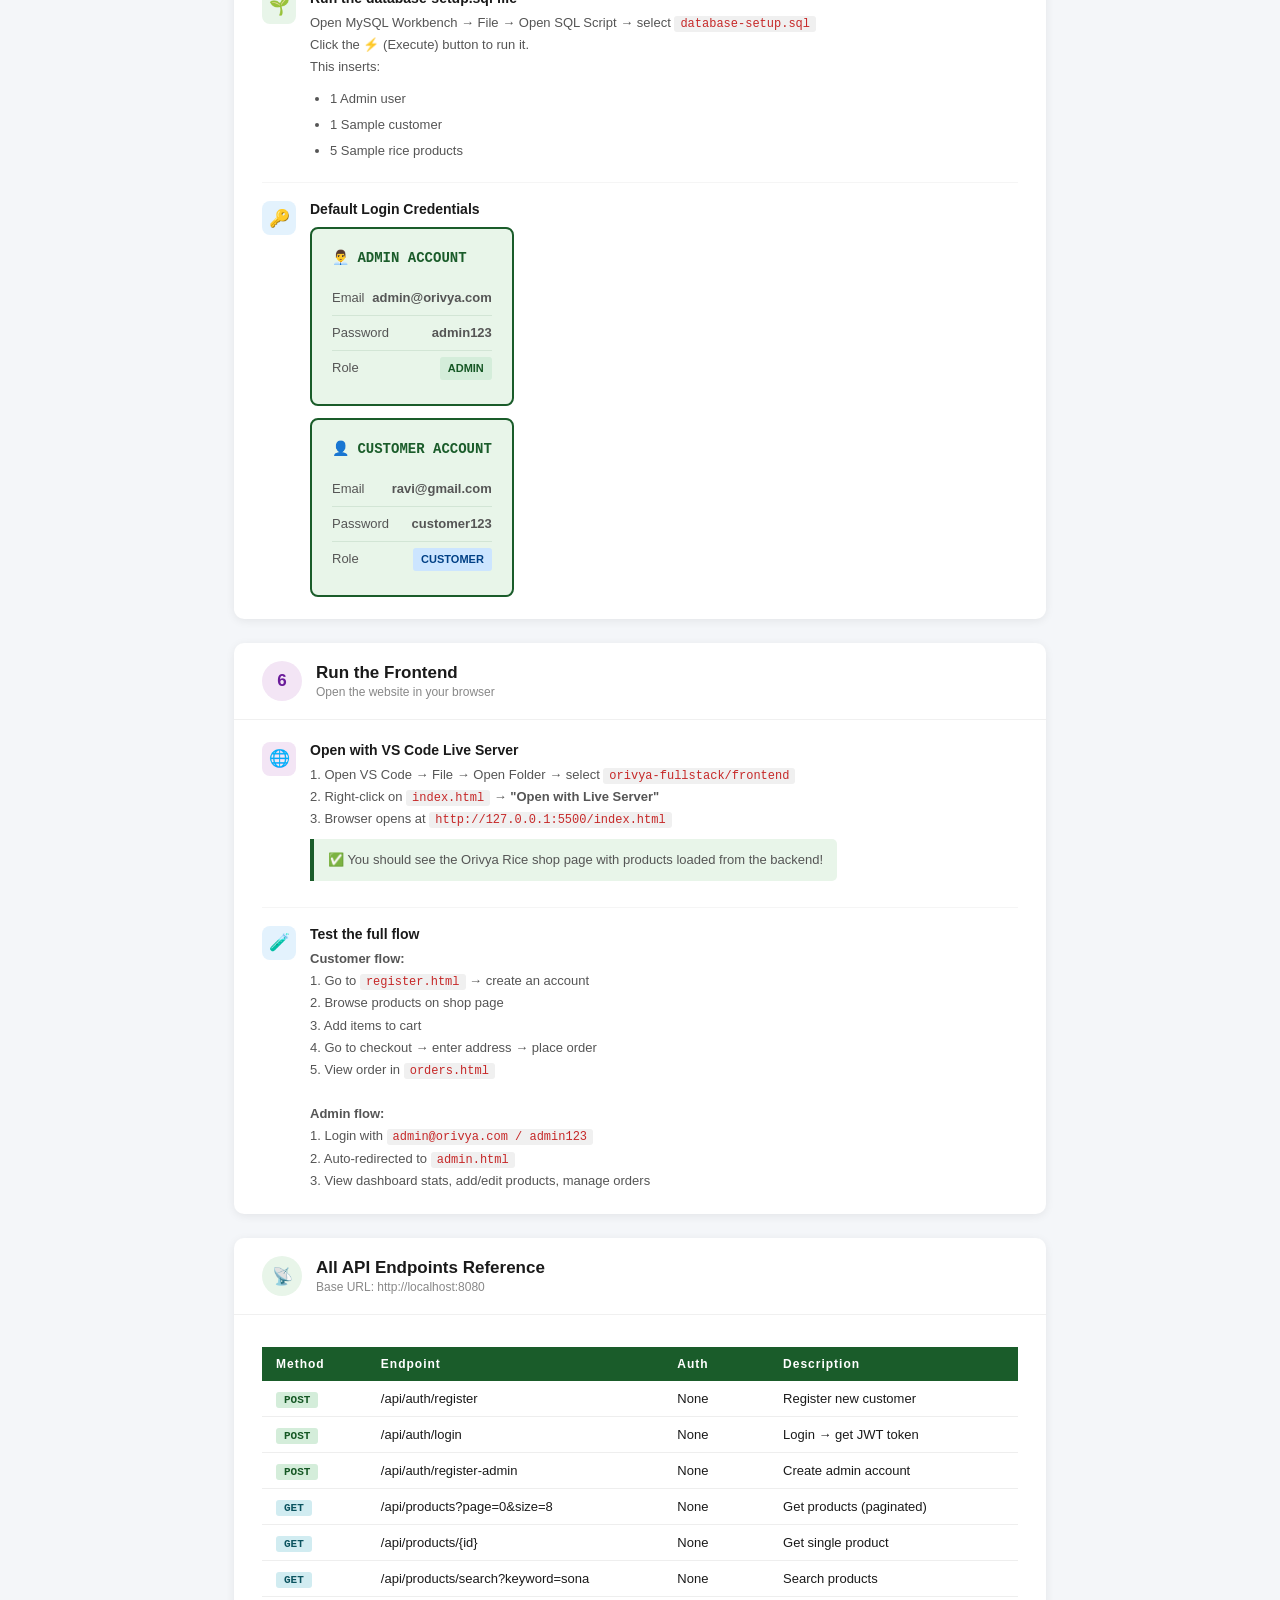
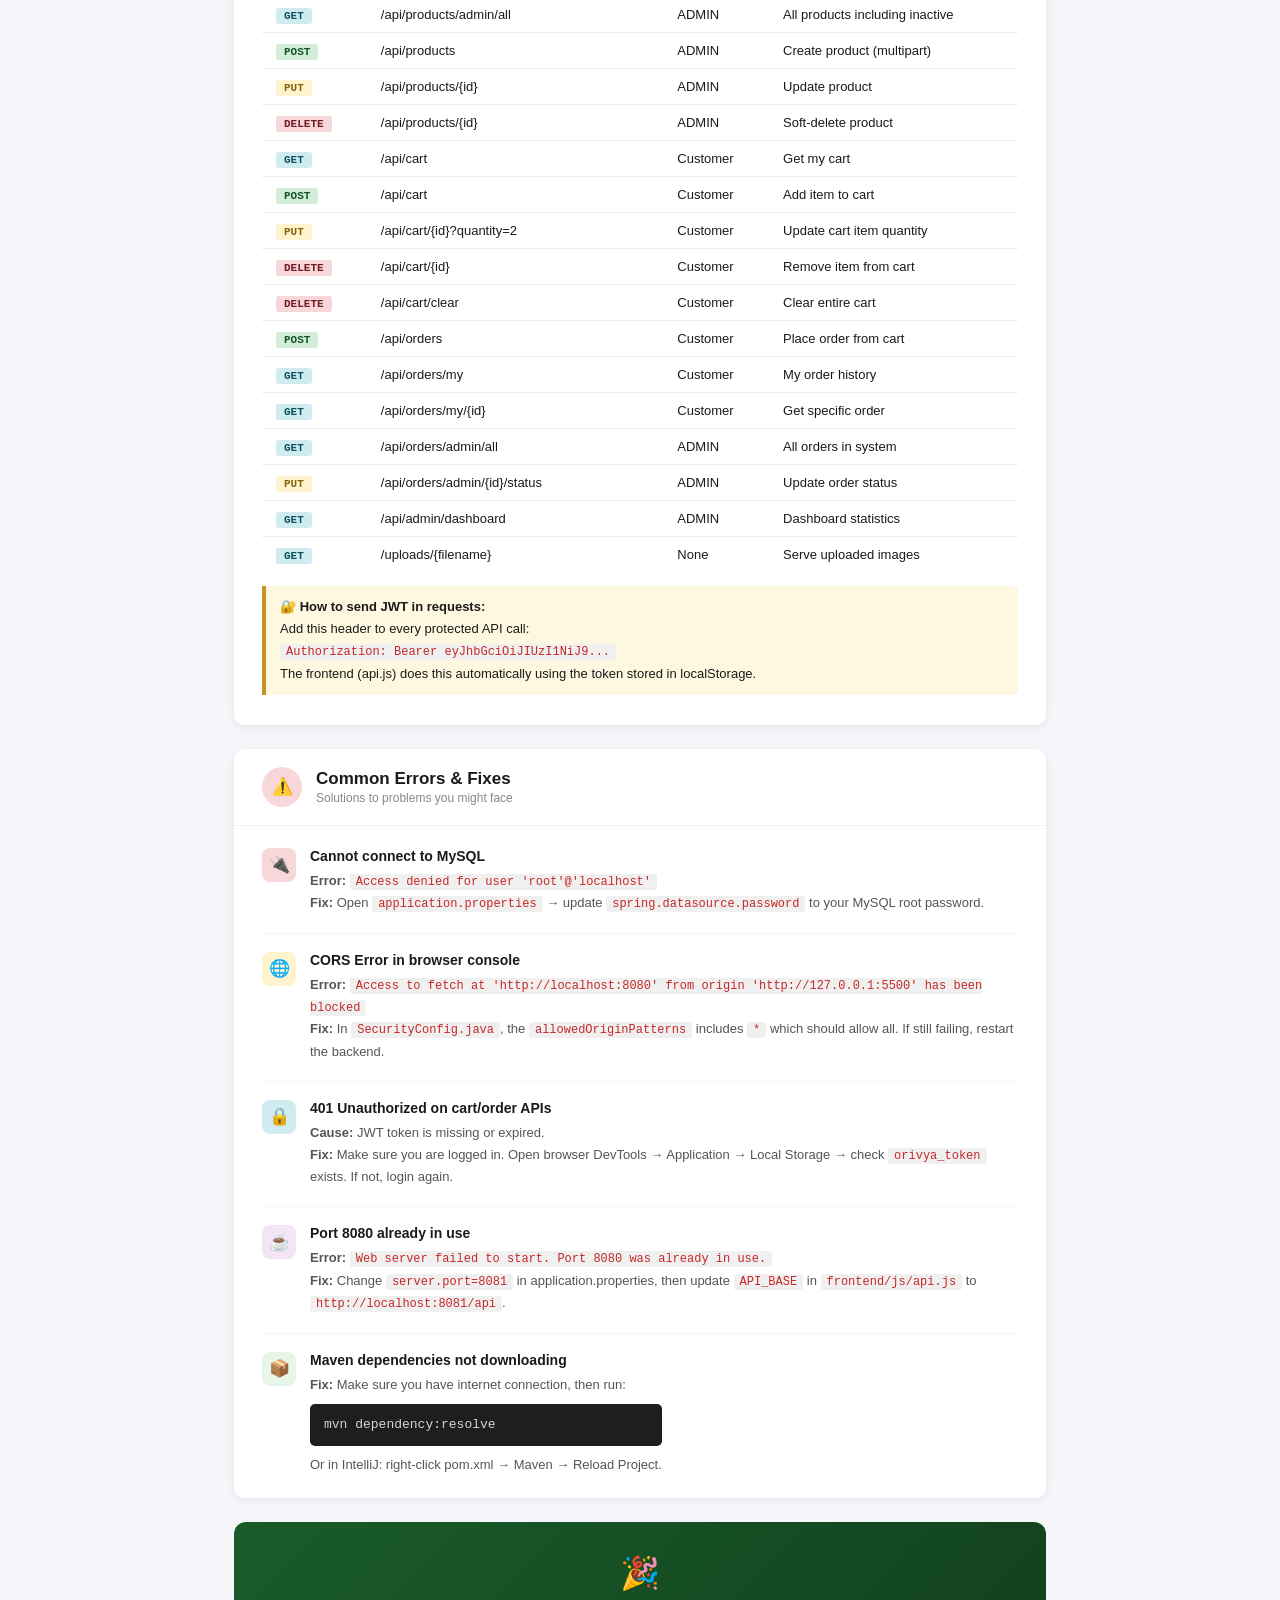
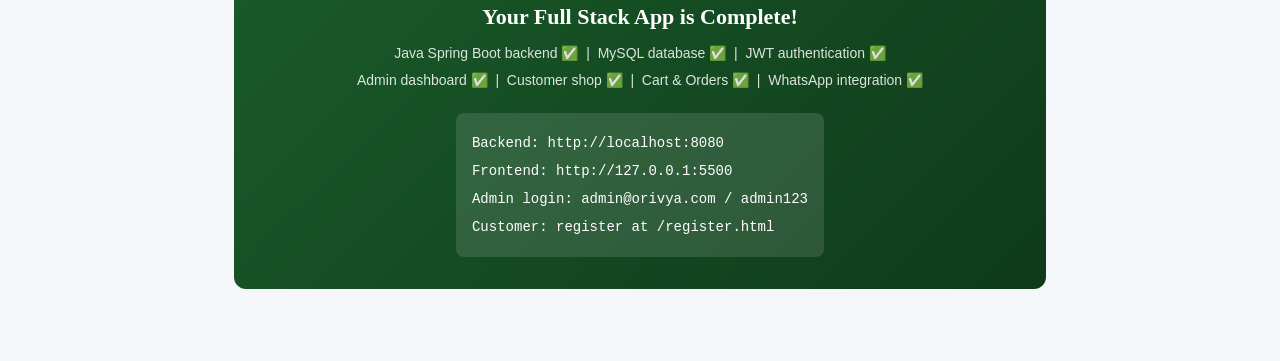
<file: HOW-TO-RUN.html>
<!DOCTYPE html>
<html lang="en">
<head>
<meta charset="UTF-8"/>
<meta name="viewport" content="width=device-width,initial-scale=1.0"/>
<title>Orivya Rice – How to Run Guide</title>
<style>
  *{margin:0;padding:0;box-sizing:border-box}
  body{font-family:'Segoe UI',sans-serif;background:#f4f6f9;color:#1a1a1a}
  .header{background:linear-gradient(135deg,#1a5c2a,#0f3a1a);color:white;padding:40px 60px;text-align:center}
  .header h1{font-size:28px;margin-bottom:8px}
  .header p{opacity:.8;font-size:15px}
  .container{max-width:860px;margin:0 auto;padding:36px 24px 80px}
  .phase{background:white;border-radius:10px;margin-bottom:24px;overflow:hidden;box-shadow:0 2px 10px rgba(0,0,0,.07)}
  .phase-header{padding:18px 28px;display:flex;align-items:center;gap:14px;border-bottom:1px solid #f0f0f0}
  .phase-num{width:40px;height:40px;border-radius:50%;display:flex;align-items:center;justify-content:center;font-weight:900;font-size:17px;flex-shrink:0}
  .phase-header h2{font-size:17px;font-weight:700}
  .phase-header .sub{font-size:12px;color:#888;margin-top:2px}
  .phase-body{padding:22px 28px}
  .step{display:flex;gap:14px;margin-bottom:18px;padding-bottom:18px;border-bottom:1px solid #f5f5f5}
  .step:last-child{border-bottom:none;margin-bottom:0;padding-bottom:0}
  .step-icon{width:34px;height:34px;border-radius:8px;display:flex;align-items:center;justify-content:center;font-size:17px;flex-shrink:0}
  .step-title{font-weight:700;font-size:14px;margin-bottom:6px}
  .step-desc{font-size:13px;color:#555;line-height:1.7}
  code{background:#1e1e1e;color:#d4d4d4;padding:10px 14px;border-radius:5px;display:block;font-family:'Courier New',monospace;font-size:13px;margin:8px 0;white-space:pre-wrap;word-break:break-all}
  .inline-code{background:#f0f0f0;color:#c62828;padding:1px 6px;border-radius:3px;font-family:monospace;font-size:12px}
  .note{background:#fff8e1;border-left:4px solid #c8922a;padding:10px 14px;border-radius:0 5px 5px 0;font-size:13px;margin:8px 0;line-height:1.7}
  .success{background:#e8f5e9;border-left:4px solid #1a5c2a;padding:10px 14px;border-radius:0 5px 5px 0;font-size:13px;margin:8px 0;line-height:1.7}
  .api-table{width:100%;border-collapse:collapse;font-size:13px;margin-top:10px}
  .api-table th{background:#1a5c2a;color:white;padding:10px 14px;text-align:left;font-size:12px;letter-spacing:1px}
  .api-table td{padding:10px 14px;border-bottom:1px solid #eee}
  .api-table tr:last-child td{border-bottom:none}
  .method{padding:2px 8px;border-radius:3px;font-weight:700;font-size:11px;font-family:monospace}
  .GET{background:#d1ecf1;color:#0c5460}
  .POST{background:#d4edda;color:#155724}
  .PUT{background:#fff3cd;color:#856404}
  .DELETE{background:#f8d7da;color:#721c24}
  .files-grid{display:grid;grid-template-columns:1fr 1fr;gap:16px;margin-top:10px}
  .file-box{background:#f9f9f9;border:1px solid #eee;border-radius:6px;padding:14px}
  .file-box h4{font-size:13px;color:#1a5c2a;margin-bottom:6px}
  .file-box ul{list-style:none;font-size:12px;color:#666;line-height:2}
  .file-box ul li::before{content:'📄 '}
  .cred-box{background:#e8f5e9;border:2px solid #1a5c2a;border-radius:8px;padding:18px 20px;margin-top:10px}
  .cred-box h4{font-family:monospace;font-size:14px;color:#1a5c2a;margin-bottom:10px}
  .cred-row{display:flex;justify-content:space-between;padding:6px 0;border-bottom:1px solid rgba(26,92,42,0.1);font-size:13px}
  .cred-row:last-child{border-bottom:none}
</style>
</head>
<body>
<div class="header">
  <h1>🌾 Orivya Rice — Full Stack App Run Guide</h1>
  <p>Java Spring Boot + MySQL + HTML/CSS/JS | Step-by-step setup instructions</p>
</div>
<div class="container">

<!-- PROJECT STRUCTURE -->
<div class="phase">
  <div class="phase-header">
    <div class="phase-num" style="background:#e8f5e9;color:#1a5c2a">📁</div>
    <div><h2>Project Structure</h2><div class="sub">All files at a glance</div></div>
  </div>
  <div class="phase-body">
    <div class="files-grid">
      <div class="file-box">
        <h4>🖥️ Backend (Spring Boot)</h4>
        <ul>
          <li>pom.xml — Maven dependencies</li>
          <li>application.properties — DB config</li>
          <li>entity/ — User, Product, Order, Cart</li>
          <li>repository/ — JPA interfaces</li>
          <li>service/ — Business logic</li>
          <li>controller/ — REST API endpoints</li>
          <li>security/ — JWT filter + util</li>
          <li>config/ — Security + Web config</li>
          <li>dto/ — Request/Response objects</li>
          <li>exception/ — Error handler</li>
        </ul>
      </div>
      <div class="file-box">
        <h4>🌐 Frontend (HTML/CSS/JS)</h4>
        <ul>
          <li>index.html — Shop page</li>
          <li>login.html — Login form</li>
          <li>register.html — Register form</li>
          <li>checkout.html — Place order</li>
          <li>orders.html — Order history</li>
          <li>admin.html — Admin dashboard</li>
          <li>js/api.js — All API calls</li>
          <li>js/main.js — Shop logic</li>
          <li>css/style.css — Main styles</li>
          <li>css/auth.css + admin.css</li>
        </ul>
      </div>
    </div>
  </div>
</div>

<!-- STEP 1: PREREQUISITES -->
<div class="phase">
  <div class="phase-header">
    <div class="phase-num" style="background:#fff3e0;color:#c8922a">1</div>
    <div><h2>Install Prerequisites</h2><div class="sub">Software you need before starting</div></div>
  </div>
  <div class="phase-body">
    <div class="step">
      <div class="step-icon" style="background:#e3f2fd">☕</div>
      <div class="step-content">
        <div class="step-title">Install Java 17 (JDK)</div>
        <div class="step-desc">
          Download from: <strong>https://adoptium.net</strong><br>
          Choose: <em>Eclipse Temurin 17 (LTS)</em> → Download installer → Install<br>
          Verify installation:
          <code>java -version</code>
          You should see: <span class="inline-code">openjdk version "17.x.x"</span>
        </div>
      </div>
    </div>
    <div class="step">
      <div class="step-icon" style="background:#e8f5e9">🏗️</div>
      <div class="step-content">
        <div class="step-title">Install Maven</div>
        <div class="step-desc">
          Download from: <strong>https://maven.apache.org/download.cgi</strong><br>
          Extract the zip → Add <span class="inline-code">bin</span> folder to PATH environment variable<br>
          Verify installation:
          <code>mvn -version</code>
          <div class="note">💡 <strong>Easier option:</strong> Use IntelliJ IDEA or VS Code with Java extensions — Maven is bundled automatically.</div>
        </div>
      </div>
    </div>
    <div class="step">
      <div class="step-icon" style="background:#fce4ec">🗄️</div>
      <div class="step-content">
        <div class="step-title">Install MySQL 8.0</div>
        <div class="step-desc">
          Download from: <strong>https://dev.mysql.com/downloads/installer/</strong><br>
          Install <em>MySQL Community Server + MySQL Workbench</em><br>
          During setup, set a root password — remember it for Step 3!<br>
          Verify by opening MySQL Workbench and connecting with root.
        </div>
      </div>
    </div>
    <div class="step">
      <div class="step-icon" style="background:#f3e5f5">💻</div>
      <div class="step-content">
        <div class="step-title">Install VS Code (for frontend)</div>
        <div class="step-desc">
          Download from: <strong>https://code.visualstudio.com</strong><br>
          Install the <strong>Live Server</strong> extension (by Ritwick Dey) to run the frontend.
        </div>
      </div>
    </div>
  </div>
</div>

<!-- STEP 2: DATABASE SETUP -->
<div class="phase">
  <div class="phase-header">
    <div class="phase-num" style="background:#fce4ec;color:#c62828">2</div>
    <div><h2>Set Up MySQL Database</h2><div class="sub">Create the database before starting the backend</div></div>
  </div>
  <div class="phase-body">
    <div class="step">
      <div class="step-icon" style="background:#fce4ec">🗄️</div>
      <div class="step-content">
        <div class="step-title">Create the database</div>
        <div class="step-desc">
          Open MySQL Workbench → Connect → Open a new query tab → Run:
          <code>CREATE DATABASE orivya_db;
USE orivya_db;
SELECT 'Database created!' as message;</code>
          <div class="success">✅ You should see "Database created!" in the output.</div>
        </div>
      </div>
    </div>
    <div class="step">
      <div class="step-icon" style="background:#e8f5e9">📊</div>
      <div class="step-content">
        <div class="step-title">Tables are auto-created by Spring Boot</div>
        <div class="step-desc">
          You do NOT need to create tables manually.<br>
          When you start the Spring Boot app for the first time, JPA (Hibernate) will automatically create all tables:<br>
          <span class="inline-code">users</span>, <span class="inline-code">products</span>, <span class="inline-code">orders</span>, <span class="inline-code">order_items</span>, <span class="inline-code">cart_items</span>
          <div class="note">This is controlled by <span class="inline-code">spring.jpa.hibernate.ddl-auto=update</span> in application.properties</div>
        </div>
      </div>
    </div>
  </div>
</div>

<!-- STEP 3: CONFIGURE BACKEND -->
<div class="phase">
  <div class="phase-header">
    <div class="phase-num" style="background:#e3f2fd;color:#1565c0">3</div>
    <div><h2>Configure the Backend</h2><div class="sub">Update application.properties with your credentials</div></div>
  </div>
  <div class="phase-body">
    <div class="step">
      <div class="step-icon" style="background:#e3f2fd">⚙️</div>
      <div class="step-content">
        <div class="step-title">Edit application.properties</div>
        <div class="step-desc">
          Open: <span class="inline-code">backend/src/main/resources/application.properties</span><br>
          Change only these 2 lines:
          <code># Change 'your_mysql_password' to your actual MySQL root password
spring.datasource.password=your_mysql_password

# Optional: change port if 8080 is busy
server.port=8080</code>
          <div class="note">⚠️ The JWT secret and other settings are already configured. Only change the MySQL password.</div>
        </div>
      </div>
    </div>
  </div>
</div>

<!-- STEP 4: RUN BACKEND -->
<div class="phase">
  <div class="phase-header">
    <div class="phase-num" style="background:#e8f5e9;color:#1a5c2a">4</div>
    <div><h2>Run the Spring Boot Backend</h2><div class="sub">Start the REST API server</div></div>
  </div>
  <div class="phase-body">
    <div class="step">
      <div class="step-icon" style="background:#e8f5e9">▶️</div>
      <div class="step-content">
        <div class="step-title">Option A — Using Terminal (Command Line)</div>
        <div class="step-desc">
          Open terminal/command prompt → navigate to the backend folder:
          <code>cd orivya-fullstack/backend
mvn spring-boot:run</code>
          Wait for the startup message. You'll see:
          <code>🌾 Orivya Rice Backend is running at http://localhost:8080
Started OrivyaApplication in 4.532 seconds</code>
        </div>
      </div>
    </div>
    <div class="step">
      <div class="step-icon" style="background:#f3e5f5">🧠</div>
      <div class="step-content">
        <div class="step-title">Option B — Using IntelliJ IDEA (Recommended for beginners)</div>
        <div class="step-desc">
          1. Open IntelliJ IDEA → File → Open → select the <span class="inline-code">backend</span> folder<br>
          2. Wait for Maven to download dependencies (first time takes 2-5 minutes)<br>
          3. Find <span class="inline-code">OrivyaApplication.java</span> → right-click → <strong>Run 'OrivyaApplication'</strong><br>
          4. See the green "Started" message in the console.
        </div>
      </div>
    </div>
    <div class="step">
      <div class="step-icon" style="background:#fff3e0">🔍</div>
      <div class="step-content">
        <div class="step-title">Verify the backend is working</div>
        <div class="step-desc">
          Open your browser and go to:
          <code>http://localhost:8080/api/products</code>
          You should see: <span class="inline-code">{"success":true,"message":"Products fetched successfully","data":{"content":[]...}}</span>
          <div class="success">✅ Backend is running! (Empty products array is correct — we'll add data next)</div>
        </div>
      </div>
    </div>
  </div>
</div>

<!-- STEP 5: SAMPLE DATA -->
<div class="phase">
  <div class="phase-header">
    <div class="phase-num" style="background:#fff3e0;color:#c8922a">5</div>
    <div><h2>Insert Sample Data</h2><div class="sub">Add admin account and sample products</div></div>
  </div>
  <div class="phase-body">
    <div class="step">
      <div class="step-icon" style="background:#e8f5e9">🌱</div>
      <div class="step-content">
        <div class="step-title">Run the database-setup.sql file</div>
        <div class="step-desc">
          Open MySQL Workbench → File → Open SQL Script → select <span class="inline-code">database-setup.sql</span><br>
          Click the ⚡ (Execute) button to run it.<br>
          This inserts:
          <ul style="margin:8px 0 0 20px;font-size:13px;line-height:2">
            <li>1 Admin user</li>
            <li>1 Sample customer</li>
            <li>5 Sample rice products</li>
          </ul>
        </div>
      </div>
    </div>
    <div class="step">
      <div class="step-icon" style="background:#e3f2fd">🔑</div>
      <div class="step-content">
        <div class="step-title">Default Login Credentials</div>
        <div class="step-desc">
          <div class="cred-box">
            <h4>👨‍💼 ADMIN ACCOUNT</h4>
            <div class="cred-row"><span>Email</span><strong>admin@orivya.com</strong></div>
            <div class="cred-row"><span>Password</span><strong>admin123</strong></div>
            <div class="cred-row"><span>Role</span><span style="background:#d4edda;color:#155724;padding:2px 8px;border-radius:3px;font-weight:700;font-size:11px">ADMIN</span></div>
          </div>
          <div class="cred-box" style="margin-top:12px">
            <h4>👤 CUSTOMER ACCOUNT</h4>
            <div class="cred-row"><span>Email</span><strong>ravi@gmail.com</strong></div>
            <div class="cred-row"><span>Password</span><strong>customer123</strong></div>
            <div class="cred-row"><span>Role</span><span style="background:#cce5ff;color:#004085;padding:2px 8px;border-radius:3px;font-weight:700;font-size:11px">CUSTOMER</span></div>
          </div>
        </div>
      </div>
    </div>
  </div>
</div>

<!-- STEP 6: RUN FRONTEND -->
<div class="phase">
  <div class="phase-header">
    <div class="phase-num" style="background:#f3e5f5;color:#6a1b9a">6</div>
    <div><h2>Run the Frontend</h2><div class="sub">Open the website in your browser</div></div>
  </div>
  <div class="phase-body">
    <div class="step">
      <div class="step-icon" style="background:#f3e5f5">🌐</div>
      <div class="step-content">
        <div class="step-title">Open with VS Code Live Server</div>
        <div class="step-desc">
          1. Open VS Code → File → Open Folder → select <span class="inline-code">orivya-fullstack/frontend</span><br>
          2. Right-click on <span class="inline-code">index.html</span> → <strong>"Open with Live Server"</strong><br>
          3. Browser opens at <span class="inline-code">http://127.0.0.1:5500/index.html</span>
          <div class="success">✅ You should see the Orivya Rice shop page with products loaded from the backend!</div>
        </div>
      </div>
    </div>
    <div class="step">
      <div class="step-icon" style="background:#e3f2fd">🧪</div>
      <div class="step-content">
        <div class="step-title">Test the full flow</div>
        <div class="step-desc">
          <strong>Customer flow:</strong><br>
          1. Go to <span class="inline-code">register.html</span> → create an account<br>
          2. Browse products on shop page<br>
          3. Add items to cart<br>
          4. Go to checkout → enter address → place order<br>
          5. View order in <span class="inline-code">orders.html</span><br><br>
          <strong>Admin flow:</strong><br>
          1. Login with <span class="inline-code">admin@orivya.com / admin123</span><br>
          2. Auto-redirected to <span class="inline-code">admin.html</span><br>
          3. View dashboard stats, add/edit products, manage orders
        </div>
      </div>
    </div>
  </div>
</div>

<!-- ALL API ENDPOINTS -->
<div class="phase">
  <div class="phase-header">
    <div class="phase-num" style="background:#e8f5e9;color:#1a5c2a">📡</div>
    <div><h2>All API Endpoints Reference</h2><div class="sub">Base URL: http://localhost:8080</div></div>
  </div>
  <div class="phase-body">
    <table class="api-table">
      <thead><tr><th>Method</th><th>Endpoint</th><th>Auth</th><th>Description</th></tr></thead>
      <tbody>
        <tr><td><span class="method POST">POST</span></td><td>/api/auth/register</td><td>None</td><td>Register new customer</td></tr>
        <tr><td><span class="method POST">POST</span></td><td>/api/auth/login</td><td>None</td><td>Login → get JWT token</td></tr>
        <tr><td><span class="method POST">POST</span></td><td>/api/auth/register-admin</td><td>None</td><td>Create admin account</td></tr>
        <tr><td><span class="method GET">GET</span></td><td>/api/products?page=0&size=8</td><td>None</td><td>Get products (paginated)</td></tr>
        <tr><td><span class="method GET">GET</span></td><td>/api/products/{id}</td><td>None</td><td>Get single product</td></tr>
        <tr><td><span class="method GET">GET</span></td><td>/api/products/search?keyword=sona</td><td>None</td><td>Search products</td></tr>
        <tr><td><span class="method GET">GET</span></td><td>/api/products/admin/all</td><td>ADMIN</td><td>All products including inactive</td></tr>
        <tr><td><span class="method POST">POST</span></td><td>/api/products</td><td>ADMIN</td><td>Create product (multipart)</td></tr>
        <tr><td><span class="method PUT">PUT</span></td><td>/api/products/{id}</td><td>ADMIN</td><td>Update product</td></tr>
        <tr><td><span class="method DELETE">DELETE</span></td><td>/api/products/{id}</td><td>ADMIN</td><td>Soft-delete product</td></tr>
        <tr><td><span class="method GET">GET</span></td><td>/api/cart</td><td>Customer</td><td>Get my cart</td></tr>
        <tr><td><span class="method POST">POST</span></td><td>/api/cart</td><td>Customer</td><td>Add item to cart</td></tr>
        <tr><td><span class="method PUT">PUT</span></td><td>/api/cart/{id}?quantity=2</td><td>Customer</td><td>Update cart item quantity</td></tr>
        <tr><td><span class="method DELETE">DELETE</span></td><td>/api/cart/{id}</td><td>Customer</td><td>Remove item from cart</td></tr>
        <tr><td><span class="method DELETE">DELETE</span></td><td>/api/cart/clear</td><td>Customer</td><td>Clear entire cart</td></tr>
        <tr><td><span class="method POST">POST</span></td><td>/api/orders</td><td>Customer</td><td>Place order from cart</td></tr>
        <tr><td><span class="method GET">GET</span></td><td>/api/orders/my</td><td>Customer</td><td>My order history</td></tr>
        <tr><td><span class="method GET">GET</span></td><td>/api/orders/my/{id}</td><td>Customer</td><td>Get specific order</td></tr>
        <tr><td><span class="method GET">GET</span></td><td>/api/orders/admin/all</td><td>ADMIN</td><td>All orders in system</td></tr>
        <tr><td><span class="method PUT">PUT</span></td><td>/api/orders/admin/{id}/status</td><td>ADMIN</td><td>Update order status</td></tr>
        <tr><td><span class="method GET">GET</span></td><td>/api/admin/dashboard</td><td>ADMIN</td><td>Dashboard statistics</td></tr>
        <tr><td><span class="method GET">GET</span></td><td>/uploads/{filename}</td><td>None</td><td>Serve uploaded images</td></tr>
      </tbody>
    </table>
    <div class="note" style="margin-top:14px">
      🔐 <strong>How to send JWT in requests:</strong><br>
      Add this header to every protected API call:<br>
      <span class="inline-code">Authorization: Bearer eyJhbGciOiJIUzI1NiJ9...</span><br>
      The frontend (api.js) does this automatically using the token stored in localStorage.
    </div>
  </div>
</div>

<!-- COMMON ERRORS -->
<div class="phase">
  <div class="phase-header">
    <div class="phase-num" style="background:#f8d7da;color:#721c24">⚠️</div>
    <div><h2>Common Errors & Fixes</h2><div class="sub">Solutions to problems you might face</div></div>
  </div>
  <div class="phase-body">
    <div class="step">
      <div class="step-icon" style="background:#f8d7da">🔌</div>
      <div class="step-content">
        <div class="step-title">Cannot connect to MySQL</div>
        <div class="step-desc">
          <strong>Error:</strong> <span class="inline-code">Access denied for user 'root'@'localhost'</span><br>
          <strong>Fix:</strong> Open <span class="inline-code">application.properties</span> → update <span class="inline-code">spring.datasource.password</span> to your MySQL root password.
        </div>
      </div>
    </div>
    <div class="step">
      <div class="step-icon" style="background:#fff3cd">🌐</div>
      <div class="step-content">
        <div class="step-title">CORS Error in browser console</div>
        <div class="step-desc">
          <strong>Error:</strong> <span class="inline-code">Access to fetch at 'http://localhost:8080' from origin 'http://127.0.0.1:5500' has been blocked</span><br>
          <strong>Fix:</strong> In <span class="inline-code">SecurityConfig.java</span>, the <span class="inline-code">allowedOriginPatterns</span> includes <span class="inline-code">*</span> which should allow all. If still failing, restart the backend.
        </div>
      </div>
    </div>
    <div class="step">
      <div class="step-icon" style="background:#d1ecf1">🔒</div>
      <div class="step-content">
        <div class="step-title">401 Unauthorized on cart/order APIs</div>
        <div class="step-desc">
          <strong>Cause:</strong> JWT token is missing or expired.<br>
          <strong>Fix:</strong> Make sure you are logged in. Open browser DevTools → Application → Local Storage → check <span class="inline-code">orivya_token</span> exists. If not, login again.
        </div>
      </div>
    </div>
    <div class="step">
      <div class="step-icon" style="background:#f3e5f5">☕</div>
      <div class="step-content">
        <div class="step-title">Port 8080 already in use</div>
        <div class="step-desc">
          <strong>Error:</strong> <span class="inline-code">Web server failed to start. Port 8080 was already in use.</span><br>
          <strong>Fix:</strong> Change <span class="inline-code">server.port=8081</span> in application.properties, then update <span class="inline-code">API_BASE</span> in <span class="inline-code">frontend/js/api.js</span> to <span class="inline-code">http://localhost:8081/api</span>.
        </div>
      </div>
    </div>
    <div class="step">
      <div class="step-icon" style="background:#e8f5e9">📦</div>
      <div class="step-content">
        <div class="step-title">Maven dependencies not downloading</div>
        <div class="step-desc">
          <strong>Fix:</strong> Make sure you have internet connection, then run:
          <code>mvn dependency:resolve</code>
          Or in IntelliJ: right-click pom.xml → Maven → Reload Project.
        </div>
      </div>
    </div>
  </div>
</div>

<!-- FINAL SUMMARY -->
<div style="background:linear-gradient(135deg,#1a5c2a,#0f3a1a);border-radius:12px;padding:32px;text-align:center;color:white;margin-top:24px">
  <div style="font-size:32px;margin-bottom:12px">🎉</div>
  <div style="font-family:'Cinzel',serif;font-size:22px;font-weight:800;margin-bottom:10px">Your Full Stack App is Complete!</div>
  <div style="font-size:14px;opacity:0.85;line-height:1.9;margin-bottom:20px">
    Java Spring Boot backend ✅ &nbsp;|&nbsp; MySQL database ✅ &nbsp;|&nbsp; JWT authentication ✅<br>
    Admin dashboard ✅ &nbsp;|&nbsp; Customer shop ✅ &nbsp;|&nbsp; Cart &amp; Orders ✅ &nbsp;|&nbsp; WhatsApp integration ✅
  </div>
  <div style="background:rgba(255,255,255,0.12);border-radius:8px;padding:16px;display:inline-block;font-family:monospace;font-size:14px;line-height:2;text-align:left">
    Backend:  http://localhost:8080<br>
    Frontend: http://127.0.0.1:5500<br>
    Admin login: admin@orivya.com / admin123<br>
    Customer: register at /register.html
  </div>
</div>

</div>
</body>
</html>
</file>
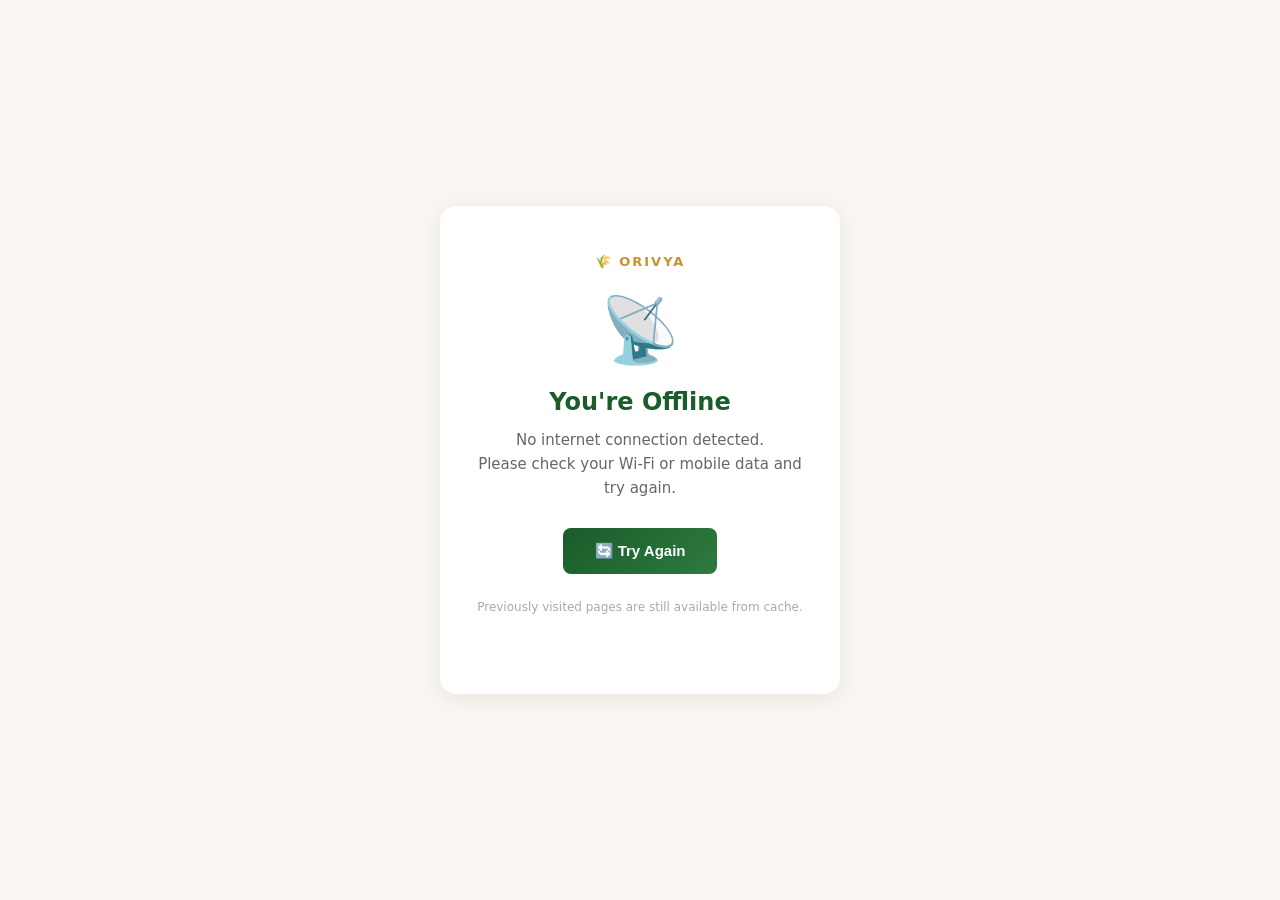
<file: frontend/offline.html>
<!DOCTYPE html>
<html lang="en">
<head>
  <meta charset="UTF-8"/>
  <meta name="viewport" content="width=device-width,initial-scale=1.0"/>
  <title>Offline – Orivya</title>
  <style>
    * { box-sizing: border-box; margin: 0; padding: 0; }
    body {
      font-family: 'Lato', system-ui, sans-serif;
      background: #faf7f2;
      min-height: 100vh;
      display: flex;
      align-items: center;
      justify-content: center;
      padding: 20px;
      text-align: center;
    }
    .card {
      background: white;
      border-radius: 16px;
      padding: 48px 36px;
      max-width: 400px;
      width: 100%;
      box-shadow: 0 4px 24px rgba(0,0,0,0.08);
    }
    .icon {
      font-size: 64px;
      margin-bottom: 20px;
      animation: bounce 2s infinite;
    }
    @keyframes bounce {
      0%,100% { transform: translateY(0); }
      50%      { transform: translateY(-10px); }
    }
    h1 {
      font-size: 24px;
      color: #1a5c2a;
      margin-bottom: 12px;
      font-weight: 700;
    }
    p {
      font-size: 15px;
      color: #666;
      line-height: 1.6;
      margin-bottom: 28px;
    }
    .btn {
      display: inline-block;
      background: linear-gradient(135deg, #1a5c2a, #2d7a3e);
      color: white;
      padding: 14px 32px;
      border-radius: 8px;
      font-size: 15px;
      font-weight: 700;
      text-decoration: none;
      border: none;
      cursor: pointer;
      transition: transform 0.2s;
    }
    .btn:hover { transform: translateY(-2px); }
    .logo {
      font-size: 13px;
      color: #c8922a;
      font-weight: 700;
      letter-spacing: 2px;
      text-transform: uppercase;
      margin-bottom: 24px;
    }
    .tip {
      margin-top: 24px;
      font-size: 12px;
      color: #aaa;
    }
  </style>
</head>
<body>
  <div class="card">
    <div class="logo">🌾 ORIVYA</div>
    <div class="icon">📡</div>
    <h1>You're Offline</h1>
    <p>
      No internet connection detected.<br/>
      Please check your Wi-Fi or mobile data and try again.
    </p>
    <button class="btn" onclick="retryConnection()">
      🔄 Try Again
    </button>
    <p class="tip">
      Previously visited pages are still available from cache.
    </p>
  </div>

  <script>
    function retryConnection() {
      window.location.reload();
    }

    // Auto-retry when connection is restored
    window.addEventListener('online', () => {
      window.location.href = '/index.html';
    });
  </script>
</body>
</html>
</file>
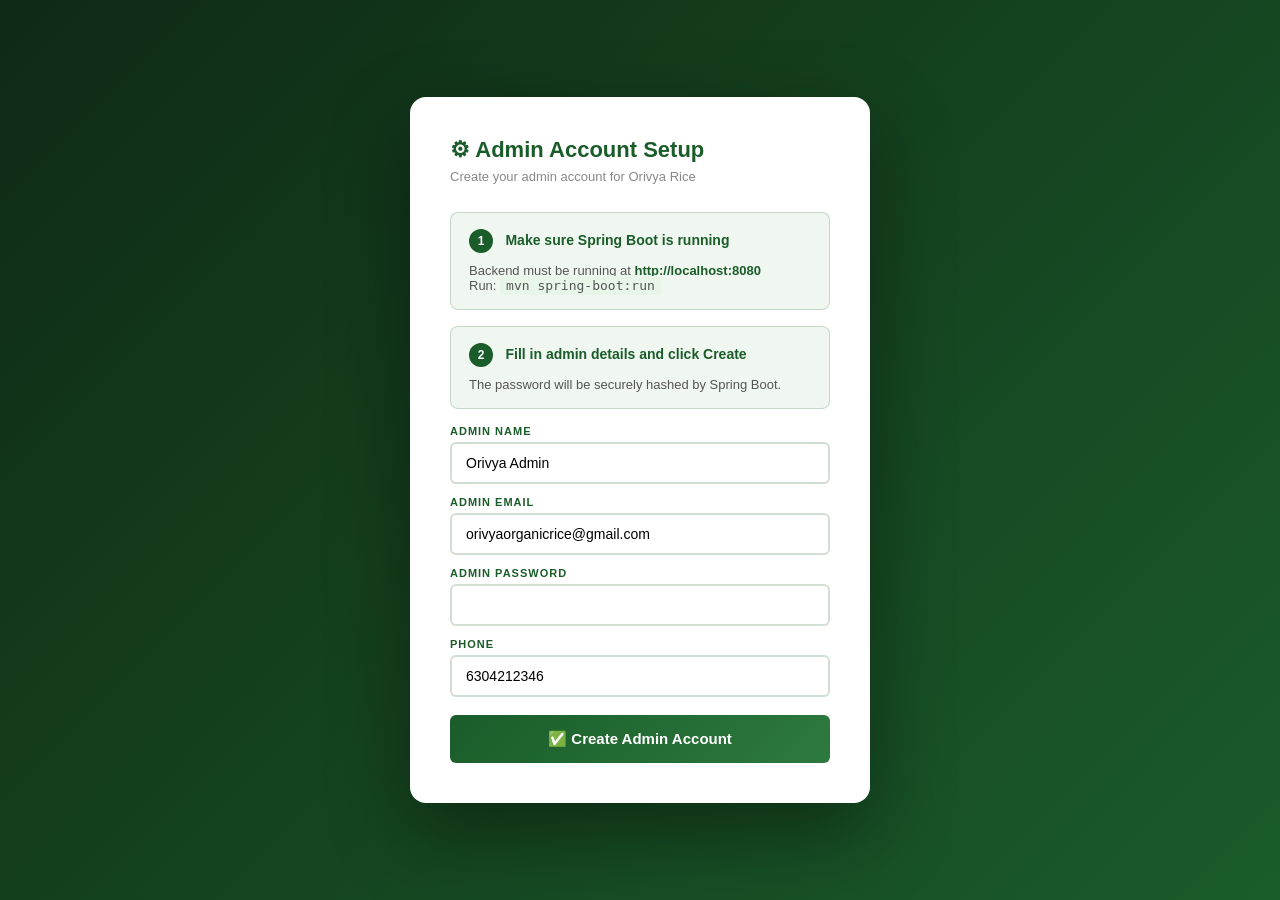
<file: frontend/setup-admin.html>
<!DOCTYPE html>
<html lang="en">
<head>
  <meta charset="UTF-8"/>
  <meta name="viewport" content="width=device-width,initial-scale=1.0"/>
  <title>Admin Setup – Orivya Rice</title>
  <style>
    * { margin:0; padding:0; box-sizing:border-box; }
    body {
      font-family: 'Segoe UI', sans-serif;
      background: linear-gradient(135deg, #0f2a15, #1a5c2a);
      min-height: 100vh;
      display: flex; align-items: center; justify-content: center;
      padding: 20px;
    }
    .card {
      background: white; border-radius: 16px;
      padding: 40px; width: 100%; max-width: 460px;
      box-shadow: 0 30px 80px rgba(0,0,0,0.4);
    }
    h1 { font-size: 22px; color: #1a5c2a; margin-bottom: 6px; }
    .sub { color: #888; font-size: 13px; margin-bottom: 28px; }

    .step {
      background: #f0f7f0; border: 1px solid rgba(26,92,42,0.2);
      border-radius: 8px; padding: 16px 18px; margin-bottom: 16px;
    }
    .step-num {
      display: inline-block; width: 24px; height: 24px;
      background: #1a5c2a; color: white; border-radius: 50%;
      text-align: center; line-height: 24px; font-size: 12px;
      font-weight: 700; margin-right: 8px;
    }
    .step-title { font-weight: 700; color: #1a5c2a; font-size: 14px; }
    .step-body { margin-top: 10px; font-size: 13px; color: #555; }

    label { display:block; font-size:11px; font-weight:700; color:#1a5c2a; text-transform:uppercase; letter-spacing:1px; margin-bottom:5px; margin-top:12px; }
    input {
      width:100%; padding:11px 14px;
      border: 2px solid rgba(26,92,42,0.2); border-radius:6px;
      font-size:14px; outline:none;
      transition: border-color 0.2s;
    }
    input:focus { border-color: #1a5c2a; }

    .btn {
      width:100%; margin-top:18px;
      background: linear-gradient(135deg,#1a5c2a,#2d7a3e);
      color:white; border:none; padding:15px;
      border-radius:6px; font-size:15px; font-weight:700;
      cursor:pointer; transition: all 0.3s;
    }
    .btn:hover { transform:translateY(-2px); box-shadow:0 6px 20px rgba(26,92,42,0.35); }
    .btn:disabled { opacity:0.6; cursor:not-allowed; transform:none; }

    .result {
      margin-top:16px; padding:14px 16px;
      border-radius:6px; font-size:14px; font-weight:700;
      display:none; line-height: 1.6;
    }
    .success { background:#d4edda; color:#155724; border:1px solid #c3e6cb; }
    .error   { background:#f8d7da; color:#721c24; border:1px solid #f5c6cb; }

    .goto-btn {
      display:block; margin-top:14px; text-align:center;
      background:#c8922a; color:white; padding:12px;
      border-radius:6px; font-weight:700; text-decoration:none;
      font-size:14px; transition: all 0.2s;
    }
    .goto-btn:hover { background:#e8b44a; }
  </style>
</head>
<body>
<div class="card">
  <h1>⚙ Admin Account Setup</h1>
  <p class="sub">Create your admin account for Orivya Rice</p>

  <!-- Step 1 -->
  <div class="step">
    <span class="step-num">1</span>
    <span class="step-title">Make sure Spring Boot is running</span>
    <div class="step-body">
      Backend must be running at
      <strong style="color:#1a5c2a">http://localhost:8080</strong><br/>
      Run: <code style="background:#e8f5e9;padding:2px 6px;border-radius:3px">mvn spring-boot:run</code>
    </div>
  </div>

  <!-- Step 2 -->
  <div class="step">
    <span class="step-num">2</span>
    <span class="step-title">Fill in admin details and click Create</span>
    <div class="step-body">The password will be securely hashed by Spring Boot.</div>
  </div>

  <!-- Form -->
  <label>Admin Name</label>
  <input type="text" id="adminName" value="Orivya Admin" placeholder="Admin name"/>

  <label>Admin Email</label>
  <input type="email" id="adminEmail" value="orivyaorganicrice@gmail.com" placeholder="orivyaorganicrice@gmail.com"/>

  <label>Admin Password</label>
  <input type="text" id="adminPassword" value=" " placeholder="Choose a password"/>

  <label>Phone</label>
  <input type="text" id="adminPhone" value="6304212346" placeholder="Phone number"/>

  <button class="btn" id="createBtn" onclick="createAdmin()">
    ✅ Create Admin Account
  </button>

  <!-- Result box -->
  <div class="result success" id="successResult"></div>
  <div class="result error"   id="errorResult"></div>

  <!-- Go to login (shown after success) -->
  <a href="admin-login.html" id="gotoLogin" class="goto-btn" style="display:none">
    → Go to Admin Login Page
  </a>
</div>

<script>
async function createAdmin() {
  const name     = document.getElementById('adminName').value.trim();
  const email    = document.getElementById('adminEmail').value.trim();
  const password = document.getElementById('adminPassword').value.trim();
  const phone    = document.getElementById('adminPhone').value.trim();
  const btn      = document.getElementById('createBtn');
  const okBox    = document.getElementById('successResult');
  const errBox   = document.getElementById('errorResult');

  okBox.style.display  = 'none';
  errBox.style.display = 'none';

  if (!name || !email || !password) {
    errBox.textContent   = '⚠ Please fill name, email and password.';
    errBox.style.display = 'block';
    return;
  }

  btn.textContent = '⏳ Creating admin account...';
  btn.disabled    = true;

  try {
    const res = await fetch('http://localhost:8080/api/auth/register-admin', {
      method:  'POST',
      headers: { 'Content-Type': 'application/json' },
      body:    JSON.stringify({ name, email, password, phone })
    });

    const data = await res.json();

    if (data.success) {
      okBox.innerHTML = `
        ✅ <strong>Admin account created successfully!</strong><br/><br/>
        📧 Email: <strong>${email}</strong><br/>
        🔑 Password: <strong>${password}</strong><br/><br/>
        <span style="font-size:12px;color:#155724">
          ✔ Password has been securely hashed by Spring Boot (BCrypt)<br/>
          ✔ You can now login with these credentials
        </span>`;
      okBox.style.display = 'block';
      document.getElementById('gotoLogin').style.display = 'block';
    } else {
      // Email already exists — admin already created
      if (data.message && data.message.toLowerCase().includes('already')) {
        okBox.innerHTML = `
          ℹ️ <strong>Admin account already exists!</strong><br/><br/>
          📧 Email: <strong>${email}</strong><br/>
          🔑 Password: <strong>${password}</strong> (the one you set before)<br/><br/>
          <span style="font-size:12px">If you forgot the password, delete the user in MySQL and run this again.</span>`;
        okBox.style.display = 'block';
        document.getElementById('gotoLogin').style.display = 'block';
      } else {
        errBox.textContent   = '❌ ' + (data.message || 'Creation failed.');
        errBox.style.display = 'block';
      }
    }

  } catch (err) {
    if (err.message.includes('fetch') || err.message.includes('refused')) {
      errBox.innerHTML = `
        ❌ <strong>Cannot connect to Spring Boot.</strong><br/><br/>
        Make sure the backend is running:<br/>
        <code style="background:#f8d7da;padding:3px 8px;border-radius:3px">cd backend → mvn spring-boot:run</code><br/><br/>
        Wait for: <em>"Started OrivyaApplication"</em> then try again.`;
    } else {
      errBox.textContent = '❌ ' + err.message;
    }
    errBox.style.display = 'block';
  } finally {
    btn.textContent = '✅ Create Admin Account';
    btn.disabled    = false;
  }
}

// Enter key support
document.addEventListener('keydown', e => {
  if (e.key === 'Enter') createAdmin();
});
</script>
</body>
</html>
</file>
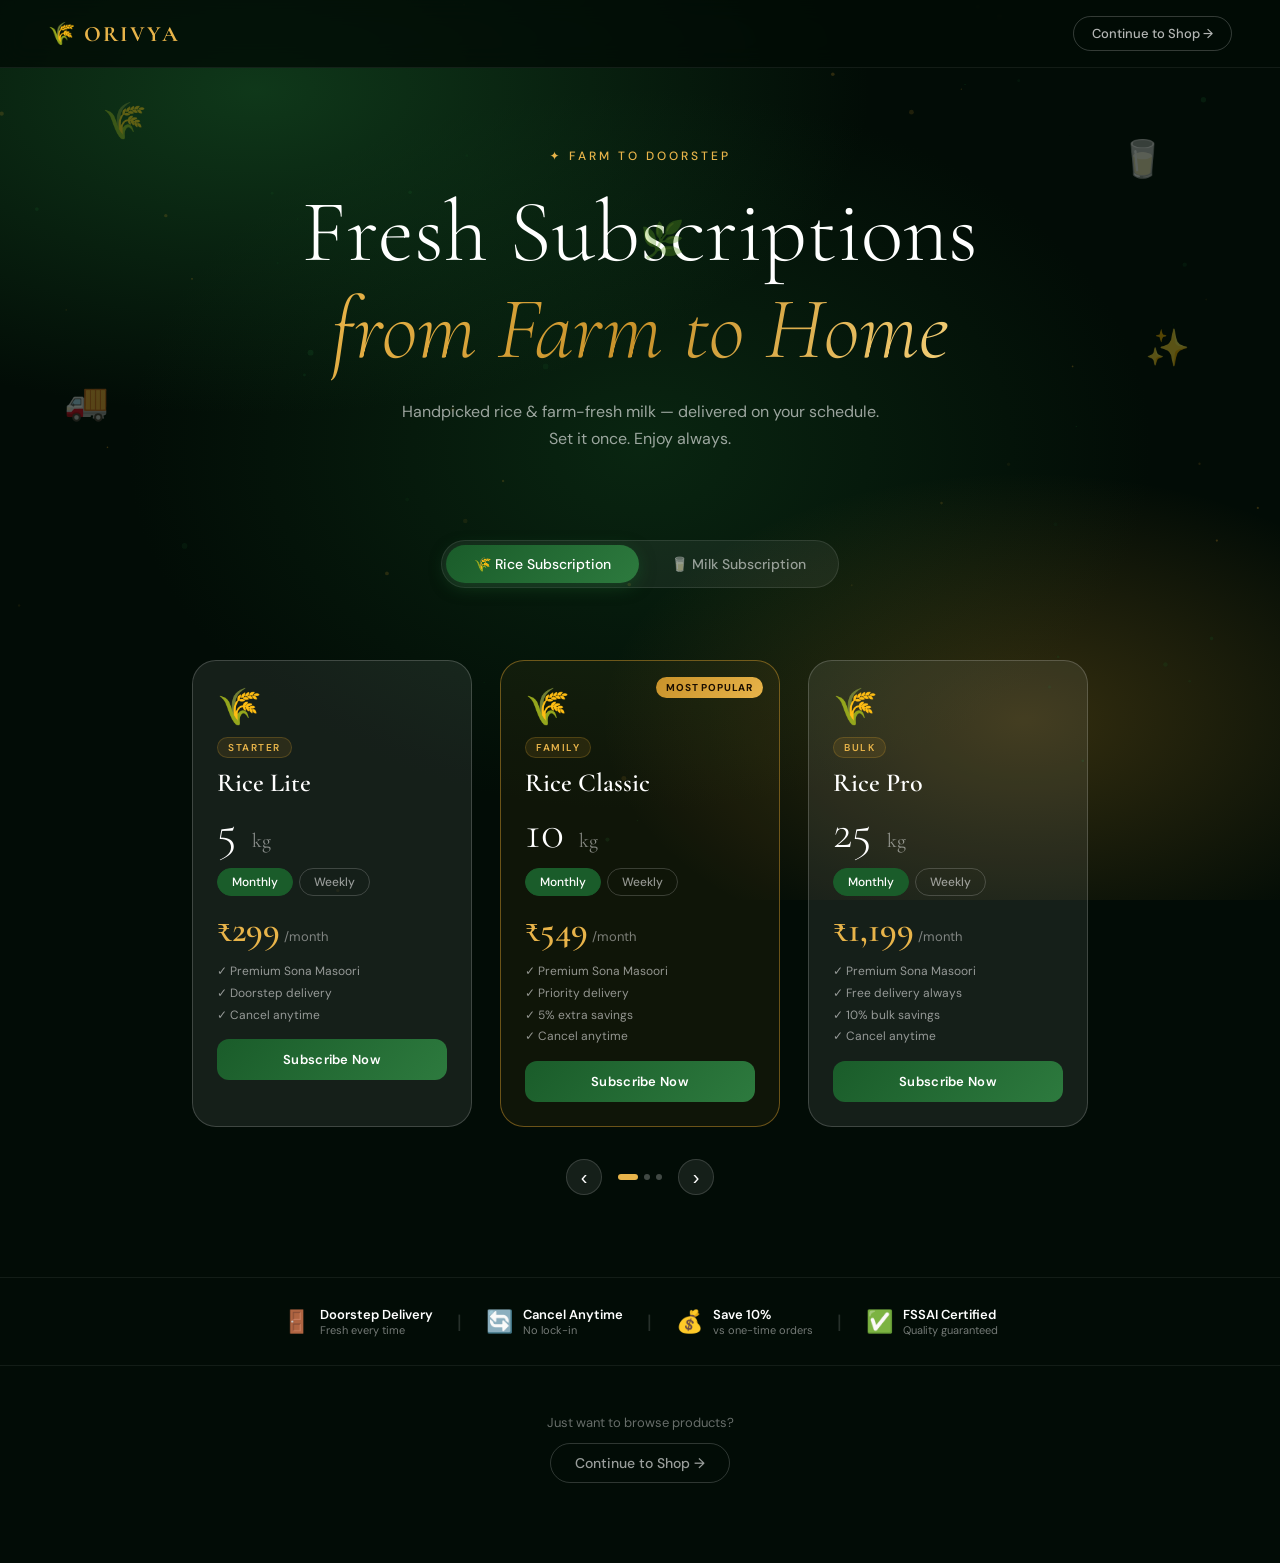
<file: frontend/subscription.html>
<!DOCTYPE html>
<html lang="en">
<head>
  <meta charset="UTF-8"/>
  <meta name="viewport" content="width=device-width,initial-scale=1.0"/>
  <title>Subscribe – Orivya Rice & Fresh Milk</title>
  <link href="https://fonts.googleapis.com/css2?family=Cormorant+Garamond:wght@300;400;600;700&family=DM+Sans:wght@300;400;500;600&display=swap" rel="stylesheet"/>
  <link rel="stylesheet" href="css/subscription.css"/>
</head>
<body>

<!-- ── PARTICLE CANVAS (background atmosphere) ── -->
<canvas id="particleCanvas"></canvas>

<!-- ── NAV ── -->
<nav class="sub-nav">
  <a href="index.html" class="sub-nav-logo">🌾 ORIVYA</a>
  <a href="index.html" class="sub-nav-shop">Continue to Shop →</a>
</nav>

<!-- ── HERO ── -->
<section class="sub-hero">
  <div class="sub-hero-tag">✦ Farm to Doorstep</div>
  <h1 class="sub-hero-title">
    Fresh Subscriptions<br/>
    <span class="sub-hero-accent">from Farm to Home</span>
  </h1>
  <p class="sub-hero-sub">
    Handpicked rice & farm-fresh milk — delivered on your schedule.<br/>
    Set it once. Enjoy always.
  </p>
  <div class="sub-hero-icons">
    <div class="float-icon fi-1">🌾</div>
    <div class="float-icon fi-2">🥛</div>
    <div class="float-icon fi-3">🚚</div>
    <div class="float-icon fi-4">✨</div>
    <div class="float-icon fi-5">🌿</div>
  </div>
</section>

<!-- ── CATEGORY TABS ── -->
<section class="sub-tabs-section">
  <div class="sub-tabs">
    <button class="sub-tab active" data-cat="rice" onclick="switchCategory('rice',this)">
      🌾 Rice Subscription
    </button>
    <button class="sub-tab" data-cat="milk" onclick="switchCategory('milk',this)">
      🥛 Milk Subscription
    </button>
  </div>
</section>

<!-- ── CARDS STAGE ── -->
<section class="sub-cards-section" id="subCardsSection">

  <!-- ── RICE CARDS ── -->
  <div class="cards-stage" id="riceCards">
    <div class="cards-track" id="riceTrack">

      <div class="sub-card" data-type="rice" data-qty="5" data-unit="kg">
        <div class="card-glow"></div>
        <div class="card-inner">
          <div class="card-icon">🌾</div>
          <div class="card-badge">Starter</div>
          <h3 class="card-title">Rice Lite</h3>
          <div class="card-qty">5 <span>kg</span></div>
          <div class="card-freq-pills">
            <button class="freq-pill active" data-freq="monthly" onclick="selectFreq(this,'rice-5')">Monthly</button>
            <button class="freq-pill" data-freq="weekly" onclick="selectFreq(this,'rice-5')">Weekly</button>
          </div>
          <div class="card-price" id="price-rice-5">
            <span class="price-amount">₹299</span>
            <span class="price-per">/month</span>
          </div>
          <ul class="card-perks">
            <li>✓ Premium Sona Masoori</li>
            <li>✓ Doorstep delivery</li>
            <li>✓ Cancel anytime</li>
          </ul>
          <button class="card-cta" onclick="openSubModal('rice','5kg','monthly','299')">
            Subscribe Now
          </button>
        </div>
      </div>

      <div class="sub-card featured" data-type="rice" data-qty="10" data-unit="kg">
        <div class="card-glow"></div>
        <div class="card-featured-tag">Most Popular</div>
        <div class="card-inner">
          <div class="card-icon">🌾</div>
          <div class="card-badge">Family</div>
          <h3 class="card-title">Rice Classic</h3>
          <div class="card-qty">10 <span>kg</span></div>
          <div class="card-freq-pills">
            <button class="freq-pill active" data-freq="monthly" onclick="selectFreq(this,'rice-10')">Monthly</button>
            <button class="freq-pill" data-freq="weekly" onclick="selectFreq(this,'rice-10')">Weekly</button>
          </div>
          <div class="card-price" id="price-rice-10">
            <span class="price-amount">₹549</span>
            <span class="price-per">/month</span>
          </div>
          <ul class="card-perks">
            <li>✓ Premium Sona Masoori</li>
            <li>✓ Priority delivery</li>
            <li>✓ 5% extra savings</li>
            <li>✓ Cancel anytime</li>
          </ul>
          <button class="card-cta" onclick="openSubModal('rice','10kg','monthly','549')">
            Subscribe Now
          </button>
        </div>
      </div>

      <div class="sub-card" data-type="rice" data-qty="25" data-unit="kg">
        <div class="card-glow"></div>
        <div class="card-inner">
          <div class="card-icon">🌾</div>
          <div class="card-badge">Bulk</div>
          <h3 class="card-title">Rice Pro</h3>
          <div class="card-qty">25 <span>kg</span></div>
          <div class="card-freq-pills">
            <button class="freq-pill active" data-freq="monthly" onclick="selectFreq(this,'rice-25')">Monthly</button>
            <button class="freq-pill" data-freq="weekly" onclick="selectFreq(this,'rice-25')">Weekly</button>
          </div>
          <div class="card-price" id="price-rice-25">
            <span class="price-amount">₹1,199</span>
            <span class="price-per">/month</span>
          </div>
          <ul class="card-perks">
            <li>✓ Premium Sona Masoori</li>
            <li>✓ Free delivery always</li>
            <li>✓ 10% bulk savings</li>
            <li>✓ Cancel anytime</li>
          </ul>
          <button class="card-cta" onclick="openSubModal('rice','25kg','monthly','1199')">
            Subscribe Now
          </button>
        </div>
      </div>

    </div>
    <div class="cards-nav">
      <button class="cnav-btn" onclick="slideCards('rice',-1)">‹</button>
      <div class="cards-dots" id="riceDots">
        <span class="cdot active"></span>
        <span class="cdot"></span>
        <span class="cdot"></span>
      </div>
      <button class="cnav-btn" onclick="slideCards('rice',1)">›</button>
    </div>
  </div>

  <!-- ── MILK CARDS ── -->
  <div class="cards-stage" id="milkCards" style="display:none">
    <div class="cards-track" id="milkTrack">

      <div class="sub-card milk-card" data-type="milk" data-qty="500" data-unit="ml">
        <div class="card-glow"></div>
        <div class="card-inner">
          <div class="card-icon">🥛</div>
          <div class="card-badge">Light</div>
          <h3 class="card-title">Milk Lite</h3>
          <div class="card-qty">500 <span>ml</span></div>
          <div class="card-freq-pills">
            <button class="freq-pill active" data-freq="daily" onclick="selectFreq(this,'milk-500')">Daily</button>
            <button class="freq-pill" data-freq="alternate" onclick="selectFreq(this,'milk-500')">Alt Days</button>
          </div>
          <div class="card-price" id="price-milk-500">
            <span class="price-amount">₹39</span>
            <span class="price-per">/day</span>
          </div>
          <ul class="card-perks">
            <li>✓ Farm-fresh daily</li>
            <li>✓ Morning delivery</li>
            <li>✓ Cancel anytime</li>
          </ul>
          <button class="card-cta milk-cta" onclick="openSubModal('milk','500ml','daily','39')">
            Subscribe Now
          </button>
        </div>
      </div>

      <div class="sub-card milk-card featured" data-type="milk" data-qty="1000" data-unit="ml">
        <div class="card-glow"></div>
        <div class="card-featured-tag">Best Value</div>
        <div class="card-inner">
          <div class="card-icon">🥛</div>
          <div class="card-badge">Family</div>
          <h3 class="card-title">Milk Classic</h3>
          <div class="card-qty">1 <span>litre</span></div>
          <div class="card-freq-pills">
            <button class="freq-pill active" data-freq="daily" onclick="selectFreq(this,'milk-1L')">Daily</button>
            <button class="freq-pill" data-freq="alternate" onclick="selectFreq(this,'milk-1L')">Alt Days</button>
          </div>
          <div class="card-price" id="price-milk-1L">
            <span class="price-amount">₹69</span>
            <span class="price-per">/day</span>
          </div>
          <ul class="card-perks">
            <li>✓ Farm-fresh daily</li>
            <li>✓ Morning delivery</li>
            <li>✓ 5% savings vs retail</li>
            <li>✓ Cancel anytime</li>
          </ul>
          <button class="card-cta milk-cta" onclick="openSubModal('milk','1L','daily','69')">
            Subscribe Now
          </button>
        </div>
      </div>

      <div class="sub-card milk-card" data-type="milk" data-qty="2000" data-unit="ml">
        <div class="card-glow"></div>
        <div class="card-inner">
          <div class="card-icon">🥛</div>
          <div class="card-badge">Large</div>
          <h3 class="card-title">Milk Plus</h3>
          <div class="card-qty">2 <span>litres</span></div>
          <div class="card-freq-pills">
            <button class="freq-pill active" data-freq="daily" onclick="selectFreq(this,'milk-2L')">Daily</button>
            <button class="freq-pill" data-freq="alternate" onclick="selectFreq(this,'milk-2L')">Alt Days</button>
          </div>
          <div class="card-price" id="price-milk-2L">
            <span class="price-amount">₹129</span>
            <span class="price-per">/day</span>
          </div>
          <ul class="card-perks">
            <li>✓ Farm-fresh daily</li>
            <li>✓ Priority morning delivery</li>
            <li>✓ 8% savings vs retail</li>
            <li>✓ Cancel anytime</li>
          </ul>
          <button class="card-cta milk-cta" onclick="openSubModal('milk','2L','daily','129')">
            Subscribe Now
          </button>
        </div>
      </div>

    </div>
    <div class="cards-nav">
      <button class="cnav-btn" onclick="slideCards('milk',-1)">‹</button>
      <div class="cards-dots" id="milkDots">
        <span class="cdot active"></span>
        <span class="cdot"></span>
        <span class="cdot"></span>
      </div>
      <button class="cnav-btn" onclick="slideCards('milk',1)">›</button>
    </div>
  </div>

</section>

<!-- ── BENEFITS STRIP ── -->
<section class="sub-benefits">
  <div class="benefit-item">
    <div class="benefit-icon">🚪</div>
    <div class="benefit-text"><strong>Doorstep Delivery</strong><span>Fresh every time</span></div>
  </div>
  <div class="benefit-sep">|</div>
  <div class="benefit-item">
    <div class="benefit-icon">🔄</div>
    <div class="benefit-text"><strong>Cancel Anytime</strong><span>No lock-in</span></div>
  </div>
  <div class="benefit-sep">|</div>
  <div class="benefit-item">
    <div class="benefit-icon">💰</div>
    <div class="benefit-text"><strong>Save 10%</strong><span>vs one-time orders</span></div>
  </div>
  <div class="benefit-sep">|</div>
  <div class="benefit-item">
    <div class="benefit-icon">✅</div>
    <div class="benefit-text"><strong>FSSAI Certified</strong><span>Quality guaranteed</span></div>
  </div>
</section>

<!-- ── CTA FOOTER ── -->
<div class="sub-footer-cta">
  <p>Just want to browse products?</p>
  <a href="index.html" class="sub-skip-btn">Continue to Shop →</a>
</div>

<!-- ══════════════════════════════════════
     SUBSCRIPTION MODAL
══════════════════════════════════════ -->
<div class="sub-modal-overlay" id="subModalOverlay" onclick="closeSubModal()"></div>
<div class="sub-modal" id="subModal">
  <button class="sub-modal-close" onclick="closeSubModal()">✕</button>

  <div class="sub-modal-header">
    <div class="sub-modal-icon" id="modalIcon">🌾</div>
    <div>
      <h2 id="modalTitle">Rice Subscription</h2>
      <p id="modalSubtitle">Configure your plan</p>
    </div>
  </div>

  <div id="subModalBody">

    <!-- Step 1: Plan details -->
    <div id="modalStep1">
      <div class="modal-row">
        <div class="modal-field">
          <label>Quantity</label>
          <div id="modalQty" class="modal-value-badge">10 kg</div>
        </div>
        <div class="modal-field">
          <label>Frequency</label>
          <div id="modalFreq" class="modal-value-badge">Monthly</div>
        </div>
        <div class="modal-field">
          <label>Price</label>
          <div class="modal-value-badge price-badge" id="modalPrice">₹549</div>
        </div>
      </div>

      <div class="modal-form-group">
        <label>Delivery Address *</label>
        <textarea id="subAddress" rows="2"
                  placeholder="House no, Street, Village, District, Pincode"></textarea>
      </div>

      <div class="modal-row">
        <div class="modal-form-group" style="flex:1">
          <label>Start Date *</label>
          <input type="date" id="subStartDate" min=""/>
        </div>
        <div class="modal-form-group" style="flex:1">
          <label>Phone *</label>
          <input type="tel" id="subPhone" placeholder="WhatsApp number"
                 maxlength="10" oninput="this.value=this.value.replace(/\D/g,'')"/>
        </div>
      </div>

      <div id="modalError" class="modal-error" style="display:none"></div>
      <div id="modalSuccess" class="modal-success" style="display:none"></div>

      <button class="modal-submit-btn" id="subSubmitBtn" onclick="submitSubscription()">
        🔒 Confirm Subscription
      </button>

      <p class="modal-fine-print">
        By subscribing you agree to our delivery terms. Cancel anytime from your account.
      </p>
    </div>

    <!-- Success state -->
    <div id="modalStepSuccess" style="display:none;text-align:center;padding:24px 0">
      <div style="font-size:60px;margin-bottom:16px">🎉</div>
      <h3 style="color:#1a5c2a;font-size:22px;margin-bottom:8px">Subscribed!</h3>
      <p style="color:#555;font-size:14px;margin-bottom:20px" id="modalSuccessMsg">
        Your subscription is confirmed.
      </p>
      <button class="modal-submit-btn" onclick="closeSubModal();window.location.href='index.html'">
        Continue to Shop →
      </button>
    </div>

  </div>
</div>

<script src="js/api.js"></script>
<script src="js/subscription.js"></script>
</body>
</html>
</file>
<file: frontend/css/subscription.css>
/* ══════════════════════════════════════════════════════════
   subscription.css — Premium subscription page styles
   Standalone file — zero impact on existing styles
   ══════════════════════════════════════════════════════════ */

/* ── RESET & ROOT ───────────────────────────────────────── */
*, *::before, *::after { box-sizing: border-box; margin: 0; padding: 0; }

:root {
  --green:      #1a5c2a;
  --green-mid:  #2d7a3e;
  --gold:       #c8922a;
  --gold-light: #e8b44a;
  --cream:      #fdf6e3;
  --glass-bg:   rgba(255,255,255,0.08);
  --glass-bdr:  rgba(255,255,255,0.18);
  --shadow-lg:  0 24px 64px rgba(0,0,0,0.35);
  --shadow-md:  0 12px 32px rgba(0,0,0,0.22);
  --font-head:  'Cormorant Garamond', Georgia, serif;
  --font-body:  'DM Sans', system-ui, sans-serif;
}

html { scroll-behavior: smooth; }

body {
  font-family: var(--font-body);
  background: #020c06;
  color: white;
  min-height: 100vh;
  overflow-x: hidden;
}

/* ── PARTICLE CANVAS ────────────────────────────────────── */
#particleCanvas {
  position: fixed;
  inset: 0;
  z-index: 0;
  pointer-events: none;
  opacity: 0.6;
}

/* ── GRADIENT BACKGROUND ────────────────────────────────── */
body::before {
  content: '';
  position: fixed;
  inset: 0;
  z-index: 0;
  background:
    radial-gradient(ellipse 80% 60% at 20% 10%, rgba(26,92,42,0.55) 0%, transparent 60%),
    radial-gradient(ellipse 60% 50% at 80% 80%, rgba(200,146,42,0.25) 0%, transparent 55%),
    radial-gradient(ellipse 40% 40% at 50% 50%, rgba(10,40,18,0.9) 0%, transparent 100%),
    #020c06;
  pointer-events: none;
}

/* ── NAV ────────────────────────────────────────────────── */
.sub-nav {
  position: fixed;
  top: 0; left: 0; right: 0;
  z-index: 100;
  display: flex;
  align-items: center;
  justify-content: space-between;
  padding: 16px 48px;
  background: rgba(2,12,6,0.8);
  backdrop-filter: blur(12px);
  border-bottom: 1px solid rgba(255,255,255,0.07);
}

.sub-nav-logo {
  font-family: var(--font-head);
  font-size: 22px;
  font-weight: 700;
  color: var(--gold-light);
  text-decoration: none;
  letter-spacing: 2px;
}

.sub-nav-shop {
  font-size: 13px;
  font-weight: 500;
  color: rgba(255,255,255,0.7);
  text-decoration: none;
  padding: 8px 18px;
  border: 1px solid rgba(255,255,255,0.2);
  border-radius: 24px;
  transition: all 0.25s;
}

.sub-nav-shop:hover {
  background: rgba(255,255,255,0.1);
  color: white;
  border-color: rgba(255,255,255,0.4);
}

/* ── HERO ───────────────────────────────────────────────── */
.sub-hero {
  position: relative;
  z-index: 1;
  min-height: 60vh;
  display: flex;
  flex-direction: column;
  align-items: center;
  justify-content: center;
  text-align: center;
  padding: 120px 40px 60px;
  overflow: hidden;
}

.sub-hero-tag {
  font-size: 12px;
  font-weight: 500;
  letter-spacing: 3px;
  text-transform: uppercase;
  color: var(--gold-light);
  margin-bottom: 20px;
  opacity: 0;
  animation: fadeUp 0.8s ease 0.2s forwards;
}

.sub-hero-title {
  font-family: var(--font-head);
  font-size: clamp(42px, 7vw, 88px);
  font-weight: 300;
  line-height: 1.1;
  color: white;
  margin-bottom: 20px;
  opacity: 0;
  animation: fadeUp 0.9s ease 0.4s forwards;
}

.sub-hero-accent {
  color: transparent;
  background: linear-gradient(120deg, var(--gold-light), var(--gold), #f5d079);
  -webkit-background-clip: text;
  background-clip: text;
  font-style: italic;
}

.sub-hero-sub {
  font-size: 16px;
  color: rgba(255,255,255,0.6);
  line-height: 1.7;
  max-width: 520px;
  margin-bottom: 0;
  opacity: 0;
  animation: fadeUp 1s ease 0.6s forwards;
}

/* ── FLOATING ICONS ─────────────────────────────────────── */
.float-icon {
  position: absolute;
  font-size: clamp(20px, 3vw, 36px);
  opacity: 0.35;
  pointer-events: none;
  animation: floatBob var(--dur,6s) ease-in-out infinite;
  animation-delay: var(--delay,0s);
}

.fi-1 { top: 18%; left:  8%; --dur:7s; --delay:0s; }
.fi-2 { top: 25%; right: 9%; --dur:6s; --delay:-2s; }
.fi-3 { top: 70%; left: 5%; --dur:8s; --delay:-1s; }
.fi-4 { top: 60%; right: 7%; --dur:5s; --delay:-3s; }
.fi-5 { top: 40%; left: 50%; --dur:9s; --delay:-4s; }

@keyframes floatBob {
  0%,100% { transform: translateY(0) rotate(0deg); }
  33%      { transform: translateY(-14px) rotate(4deg); }
  66%      { transform: translateY(8px) rotate(-3deg); }
}

/* ── TABS ───────────────────────────────────────────────── */
.sub-tabs-section {
  position: relative;
  z-index: 1;
  display: flex;
  justify-content: center;
  padding: 0 20px 32px;
  opacity: 0;
  animation: fadeUp 0.8s ease 0.8s forwards;
}

.sub-tabs {
  display: flex;
  gap: 4px;
  background: rgba(255,255,255,0.06);
  border: 1px solid rgba(255,255,255,0.1);
  border-radius: 50px;
  padding: 4px;
  backdrop-filter: blur(10px);
}

.sub-tab {
  font-family: var(--font-body);
  font-size: 14px;
  font-weight: 500;
  padding: 10px 28px;
  border-radius: 50px;
  border: none;
  background: transparent;
  color: rgba(255,255,255,0.55);
  cursor: pointer;
  transition: all 0.3s cubic-bezier(0.34,1.56,0.64,1);
}

.sub-tab.active {
  background: linear-gradient(135deg, var(--green), var(--green-mid));
  color: white;
  box-shadow: 0 4px 16px rgba(26,92,42,0.5);
}

.sub-tab:hover:not(.active) {
  color: rgba(255,255,255,0.85);
  background: rgba(255,255,255,0.08);
}

/* ── CARDS SECTION ──────────────────────────────────────── */
.sub-cards-section {
  position: relative;
  z-index: 1;
  padding: 0 0 60px;
  opacity: 0;
  animation: fadeUp 1s ease 1s forwards;
}

.cards-stage {
  position: relative;
  overflow: hidden;
  padding: 20px 0 10px;
}

.cards-track {
  display: flex;
  gap: 28px;
  transition: transform 0.6s cubic-bezier(0.23, 1, 0.32, 1);
  padding: 20px 40px;
  justify-content: center;
  flex-wrap: wrap;
}

@media (max-width: 900px) {
  .cards-track {
    flex-wrap: nowrap;
    justify-content: flex-start;
    padding: 20px 40px;
  }
}

/* ── SUBSCRIPTION CARD ──────────────────────────────────── */
.sub-card {
  position: relative;
  width: 280px;
  flex-shrink: 0;
  border-radius: 24px;
  background: var(--glass-bg);
  border: 1px solid var(--glass-bdr);
  backdrop-filter: blur(20px);
  -webkit-backdrop-filter: blur(20px);
  overflow: hidden;
  cursor: pointer;
  transition: transform 0.45s cubic-bezier(0.23, 1, 0.32, 1),
              box-shadow 0.45s ease;
  transform-style: preserve-3d;
  perspective: 1200px;
  animation: cardEntrance 0.7s ease both;
}

.sub-card:nth-child(1) { animation-delay: 0.1s; }
.sub-card:nth-child(2) { animation-delay: 0.25s; }
.sub-card:nth-child(3) { animation-delay: 0.4s; }

@keyframes cardEntrance {
  from { opacity:0; transform: translateY(40px) rotateX(12deg); }
  to   { opacity:1; transform: translateY(0) rotateX(0deg); }
}

.sub-card:hover {
  transform: translateY(-12px) rotateY(4deg) scale(1.02);
  box-shadow: var(--shadow-lg);
}

.sub-card.featured {
  border-color: rgba(200,146,42,0.5);
  background: rgba(200,146,42,0.07);
}

.sub-card.featured:hover {
  transform: translateY(-16px) rotateY(4deg) scale(1.04);
  box-shadow: 0 32px 80px rgba(200,146,42,0.3);
}

/* ── GLOW EFFECT ────────────────────────────────────────── */
.card-glow {
  position: absolute;
  inset: -60px;
  background: radial-gradient(circle at 50% 0%, rgba(26,92,42,0.4), transparent 60%);
  pointer-events: none;
  transition: opacity 0.4s;
  opacity: 0;
}

.sub-card:hover .card-glow  { opacity: 1; }
.sub-card.milk-card .card-glow {
  background: radial-gradient(circle at 50% 0%, rgba(100,180,255,0.25), transparent 60%);
}

/* ── FEATURED TAG ───────────────────────────────────────── */
.card-featured-tag {
  position: absolute;
  top: 16px; right: 16px;
  background: linear-gradient(135deg, var(--gold), var(--gold-light));
  color: #1a0e00;
  font-size: 10px;
  font-weight: 700;
  letter-spacing: 0.8px;
  text-transform: uppercase;
  padding: 4px 10px;
  border-radius: 12px;
  z-index: 2;
}

/* ── CARD INNER ─────────────────────────────────────────── */
.card-inner {
  position: relative;
  z-index: 1;
  padding: 28px 24px 24px;
  display: flex;
  flex-direction: column;
  gap: 12px;
}

.card-icon { font-size: 36px; line-height: 1; }

.card-badge {
  display: inline-block;
  font-size: 10px;
  font-weight: 600;
  letter-spacing: 1.5px;
  text-transform: uppercase;
  color: var(--gold-light);
  background: rgba(200,146,42,0.12);
  border: 1px solid rgba(200,146,42,0.25);
  padding: 3px 10px;
  border-radius: 12px;
  width: fit-content;
}

.card-title {
  font-family: var(--font-head);
  font-size: 26px;
  font-weight: 600;
  color: white;
  line-height: 1;
}

.card-qty {
  font-family: var(--font-head);
  font-size: 48px;
  font-weight: 300;
  color: white;
  line-height: 1;
}

.card-qty span {
  font-size: 20px;
  font-weight: 400;
  color: rgba(255,255,255,0.5);
  margin-left: 4px;
}

/* ── FREQUENCY PILLS ────────────────────────────────────── */
.card-freq-pills {
  display: flex;
  gap: 6px;
}

.freq-pill {
  font-family: var(--font-body);
  font-size: 12px;
  font-weight: 500;
  padding: 5px 14px;
  border-radius: 20px;
  border: 1px solid rgba(255,255,255,0.18);
  background: transparent;
  color: rgba(255,255,255,0.55);
  cursor: pointer;
  transition: all 0.2s;
}

.freq-pill.active {
  background: var(--green);
  border-color: var(--green);
  color: white;
}

.freq-pill:hover:not(.active) {
  background: rgba(255,255,255,0.1);
  color: white;
}

/* ── PRICE ──────────────────────────────────────────────── */
.card-price {
  display: flex;
  align-items: baseline;
  gap: 4px;
}

.price-amount {
  font-family: var(--font-head);
  font-size: 36px;
  font-weight: 600;
  color: var(--gold-light);
}

.price-per {
  font-size: 13px;
  color: rgba(255,255,255,0.45);
}

/* ── PERKS ──────────────────────────────────────────────── */
.card-perks {
  list-style: none;
  display: flex;
  flex-direction: column;
  gap: 5px;
}

.card-perks li {
  font-size: 12px;
  color: rgba(255,255,255,0.55);
  line-height: 1.4;
}

/* ── CARD CTA ───────────────────────────────────────────── */
.card-cta {
  font-family: var(--font-body);
  font-size: 13px;
  font-weight: 600;
  padding: 12px;
  border-radius: 12px;
  border: none;
  background: linear-gradient(135deg, var(--green), var(--green-mid));
  color: white;
  cursor: pointer;
  transition: all 0.3s cubic-bezier(0.34,1.56,0.64,1);
  letter-spacing: 0.3px;
  margin-top: 4px;
}

.card-cta:hover {
  transform: translateY(-2px);
  box-shadow: 0 8px 24px rgba(26,92,42,0.55);
}

.milk-cta {
  background: linear-gradient(135deg, #1a6080, #1e8ab4);
}

.milk-cta:hover {
  box-shadow: 0 8px 24px rgba(30,138,180,0.45);
}

/* ── CARDS NAV ──────────────────────────────────────────── */
.cards-nav {
  display: flex;
  align-items: center;
  justify-content: center;
  gap: 16px;
  padding: 12px 0;
}

.cnav-btn {
  width: 36px; height: 36px;
  background: rgba(255,255,255,0.08);
  border: 1px solid rgba(255,255,255,0.15);
  border-radius: 50%;
  color: white;
  font-size: 20px;
  cursor: pointer;
  transition: all 0.2s;
  display: flex; align-items: center; justify-content: center;
  line-height: 1;
}

.cnav-btn:hover {
  background: rgba(255,255,255,0.18);
}

.cards-dots { display: flex; gap: 6px; }

.cdot {
  width: 6px; height: 6px;
  background: rgba(255,255,255,0.25);
  border-radius: 50%;
  transition: all 0.3s;
  cursor: pointer;
}

.cdot.active {
  background: var(--gold-light);
  width: 20px;
  border-radius: 3px;
}

/* ── BENEFITS ───────────────────────────────────────────── */
.sub-benefits {
  position: relative;
  z-index: 1;
  display: flex;
  align-items: center;
  justify-content: center;
  gap: 24px;
  flex-wrap: wrap;
  padding: 28px 40px;
  border-top: 1px solid rgba(255,255,255,0.07);
  border-bottom: 1px solid rgba(255,255,255,0.07);
  margin: 0 0 48px;
}

.benefit-item {
  display: flex;
  align-items: center;
  gap: 10px;
}

.benefit-icon { font-size: 22px; }

.benefit-text {
  display: flex;
  flex-direction: column;
}

.benefit-text strong {
  font-size: 13px;
  font-weight: 600;
  color: white;
}

.benefit-text span {
  font-size: 11px;
  color: rgba(255,255,255,0.45);
}

.benefit-sep {
  color: rgba(255,255,255,0.15);
  font-size: 20px;
}

/* ── FOOTER CTA ─────────────────────────────────────────── */
.sub-footer-cta {
  position: relative;
  z-index: 1;
  text-align: center;
  padding: 0 20px 80px;
}

.sub-footer-cta p {
  color: rgba(255,255,255,0.4);
  font-size: 13px;
  margin-bottom: 12px;
}

.sub-skip-btn {
  display: inline-block;
  font-size: 14px;
  font-weight: 500;
  color: rgba(255,255,255,0.6);
  text-decoration: none;
  padding: 10px 24px;
  border: 1px solid rgba(255,255,255,0.18);
  border-radius: 24px;
  transition: all 0.25s;
}

.sub-skip-btn:hover {
  color: white;
  border-color: rgba(255,255,255,0.4);
  background: rgba(255,255,255,0.06);
}

/* ── MODAL ──────────────────────────────────────────────── */
.sub-modal-overlay {
  position: fixed;
  inset: 0;
  background: rgba(0,0,0,0.75);
  z-index: 900;
  display: none;
  backdrop-filter: blur(6px);
}

.sub-modal-overlay.open { display: block; }

.sub-modal {
  position: fixed;
  top: 50%; left: 50%;
  transform: translate(-50%, -50%) scale(0.92);
  z-index: 901;
  width: min(520px, 94vw);
  max-height: 90vh;
  overflow-y: auto;
  background: rgba(10,28,15,0.96);
  border: 1px solid rgba(255,255,255,0.12);
  border-radius: 24px;
  padding: 32px 28px 28px;
  box-shadow: 0 40px 100px rgba(0,0,0,0.6);
  opacity: 0;
  pointer-events: none;
  transition: all 0.35s cubic-bezier(0.34,1.56,0.64,1);
}

.sub-modal.open {
  transform: translate(-50%, -50%) scale(1);
  opacity: 1;
  pointer-events: all;
}

.sub-modal-close {
  position: absolute;
  top: 16px; right: 18px;
  background: rgba(255,255,255,0.08);
  border: none;
  color: rgba(255,255,255,0.7);
  width: 32px; height: 32px;
  border-radius: 50%;
  font-size: 14px;
  cursor: pointer;
  transition: all 0.2s;
  display: flex; align-items: center; justify-content: center;
}

.sub-modal-close:hover { background: rgba(255,255,255,0.16); color: white; }

.sub-modal-header {
  display: flex;
  align-items: center;
  gap: 14px;
  margin-bottom: 24px;
}

.sub-modal-icon { font-size: 36px; }

.sub-modal-header h2 {
  font-family: var(--font-head);
  font-size: 24px;
  font-weight: 600;
  color: white;
  margin-bottom: 2px;
}

.sub-modal-header p {
  font-size: 13px;
  color: rgba(255,255,255,0.5);
}

/* ── MODAL FORM ─────────────────────────────────────────── */
.modal-row {
  display: flex;
  gap: 12px;
  margin-bottom: 18px;
  flex-wrap: wrap;
}

.modal-field {
  flex: 1;
  min-width: 100px;
}

.modal-field label,
.modal-form-group label {
  display: block;
  font-size: 11px;
  font-weight: 600;
  letter-spacing: 1px;
  text-transform: uppercase;
  color: rgba(255,255,255,0.45);
  margin-bottom: 6px;
}

.modal-value-badge {
  display: inline-block;
  background: rgba(255,255,255,0.08);
  border: 1px solid rgba(255,255,255,0.12);
  color: white;
  font-size: 14px;
  font-weight: 600;
  padding: 8px 14px;
  border-radius: 8px;
  width: 100%;
}

.price-badge {
  color: var(--gold-light);
  border-color: rgba(200,146,42,0.3);
  background: rgba(200,146,42,0.08);
}

.modal-form-group {
  margin-bottom: 14px;
}

.modal-form-group textarea,
.modal-form-group input {
  width: 100%;
  background: rgba(255,255,255,0.06);
  border: 1px solid rgba(255,255,255,0.12);
  border-radius: 10px;
  padding: 11px 14px;
  font-family: var(--font-body);
  font-size: 14px;
  color: white;
  outline: none;
  transition: border-color 0.2s;
  resize: vertical;
}

.modal-form-group textarea::placeholder,
.modal-form-group input::placeholder {
  color: rgba(255,255,255,0.3);
}

.modal-form-group textarea:focus,
.modal-form-group input:focus {
  border-color: var(--green-mid);
}

/* Color scheme for native date picker */
.modal-form-group input[type="date"]::-webkit-calendar-picker-indicator {
  filter: invert(1) opacity(0.5);
}

.modal-error {
  background: rgba(229,62,62,0.15);
  border: 1px solid rgba(229,62,62,0.35);
  color: #ffa8a8;
  font-size: 13px;
  padding: 10px 14px;
  border-radius: 8px;
  margin-bottom: 14px;
}

.modal-success {
  background: rgba(40,167,69,0.15);
  border: 1px solid rgba(40,167,69,0.35);
  color: #9effa0;
  font-size: 13px;
  padding: 10px 14px;
  border-radius: 8px;
  margin-bottom: 14px;
}

.modal-submit-btn {
  width: 100%;
  font-family: var(--font-body);
  font-size: 15px;
  font-weight: 600;
  padding: 15px;
  border: none;
  border-radius: 12px;
  background: linear-gradient(135deg, var(--green), var(--green-mid));
  color: white;
  cursor: pointer;
  transition: all 0.3s;
  letter-spacing: 0.3px;
  margin-bottom: 12px;
}

.modal-submit-btn:hover {
  transform: translateY(-2px);
  box-shadow: 0 10px 30px rgba(26,92,42,0.5);
}

.modal-submit-btn:disabled {
  opacity: 0.6;
  cursor: not-allowed;
  transform: none;
}

.modal-fine-print {
  font-size: 11px;
  color: rgba(255,255,255,0.3);
  text-align: center;
  line-height: 1.5;
}

/* ── ANIMATIONS ─────────────────────────────────────────── */
@keyframes fadeUp {
  from { opacity:0; transform: translateY(24px); }
  to   { opacity:1; transform: translateY(0); }
}

/* ── RESPONSIVE ─────────────────────────────────────────── */
@media (max-width: 768px) {
  .sub-nav { padding: 14px 20px; }
  .sub-hero { padding: 100px 24px 48px; }
  .sub-hero-title { font-size: 42px; }
  .sub-benefits { gap: 16px; }
  .benefit-sep { display: none; }
  .cards-track { padding: 20px 20px; }
  .sub-card { width: 260px; }
  .sub-tab { padding: 9px 18px; font-size: 13px; }
}

@media (max-width: 480px) {
  .sub-hero-title { font-size: 34px; }
  .modal-row { flex-direction: column; }
}
</file>
